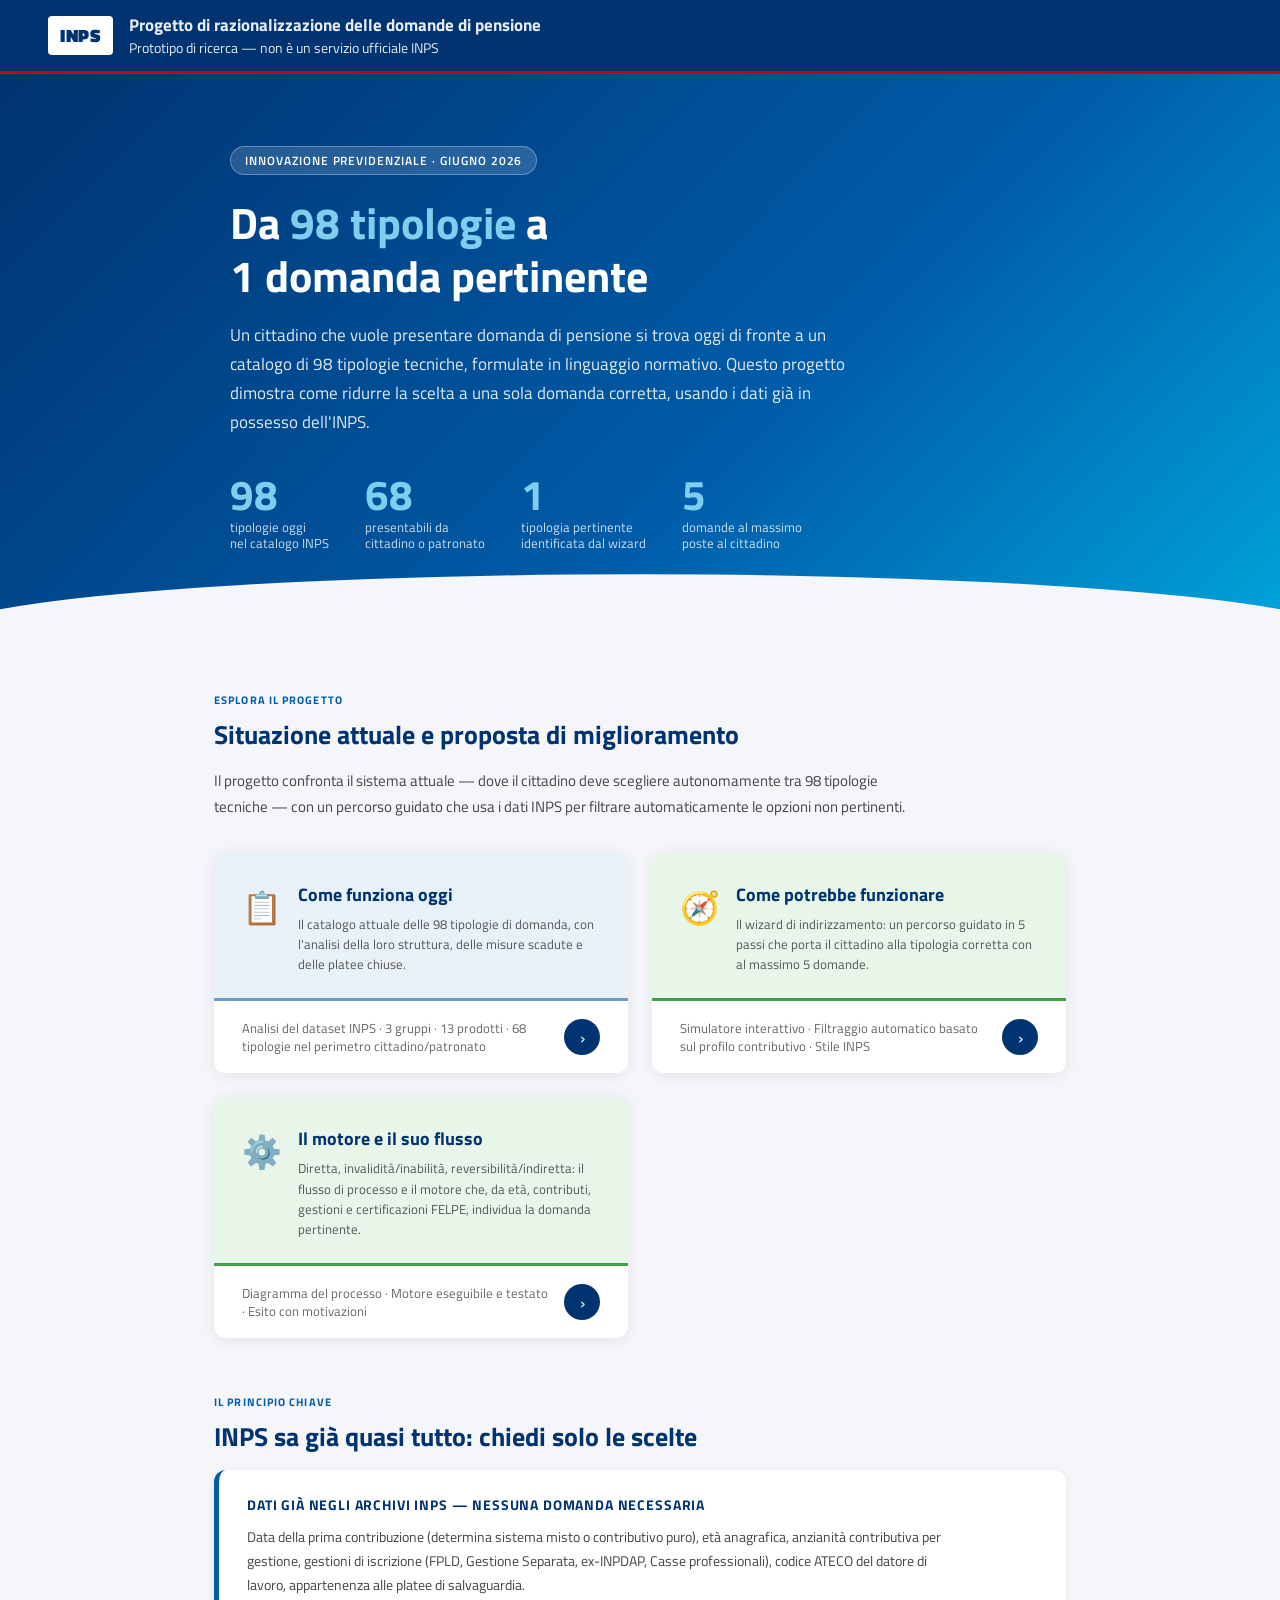
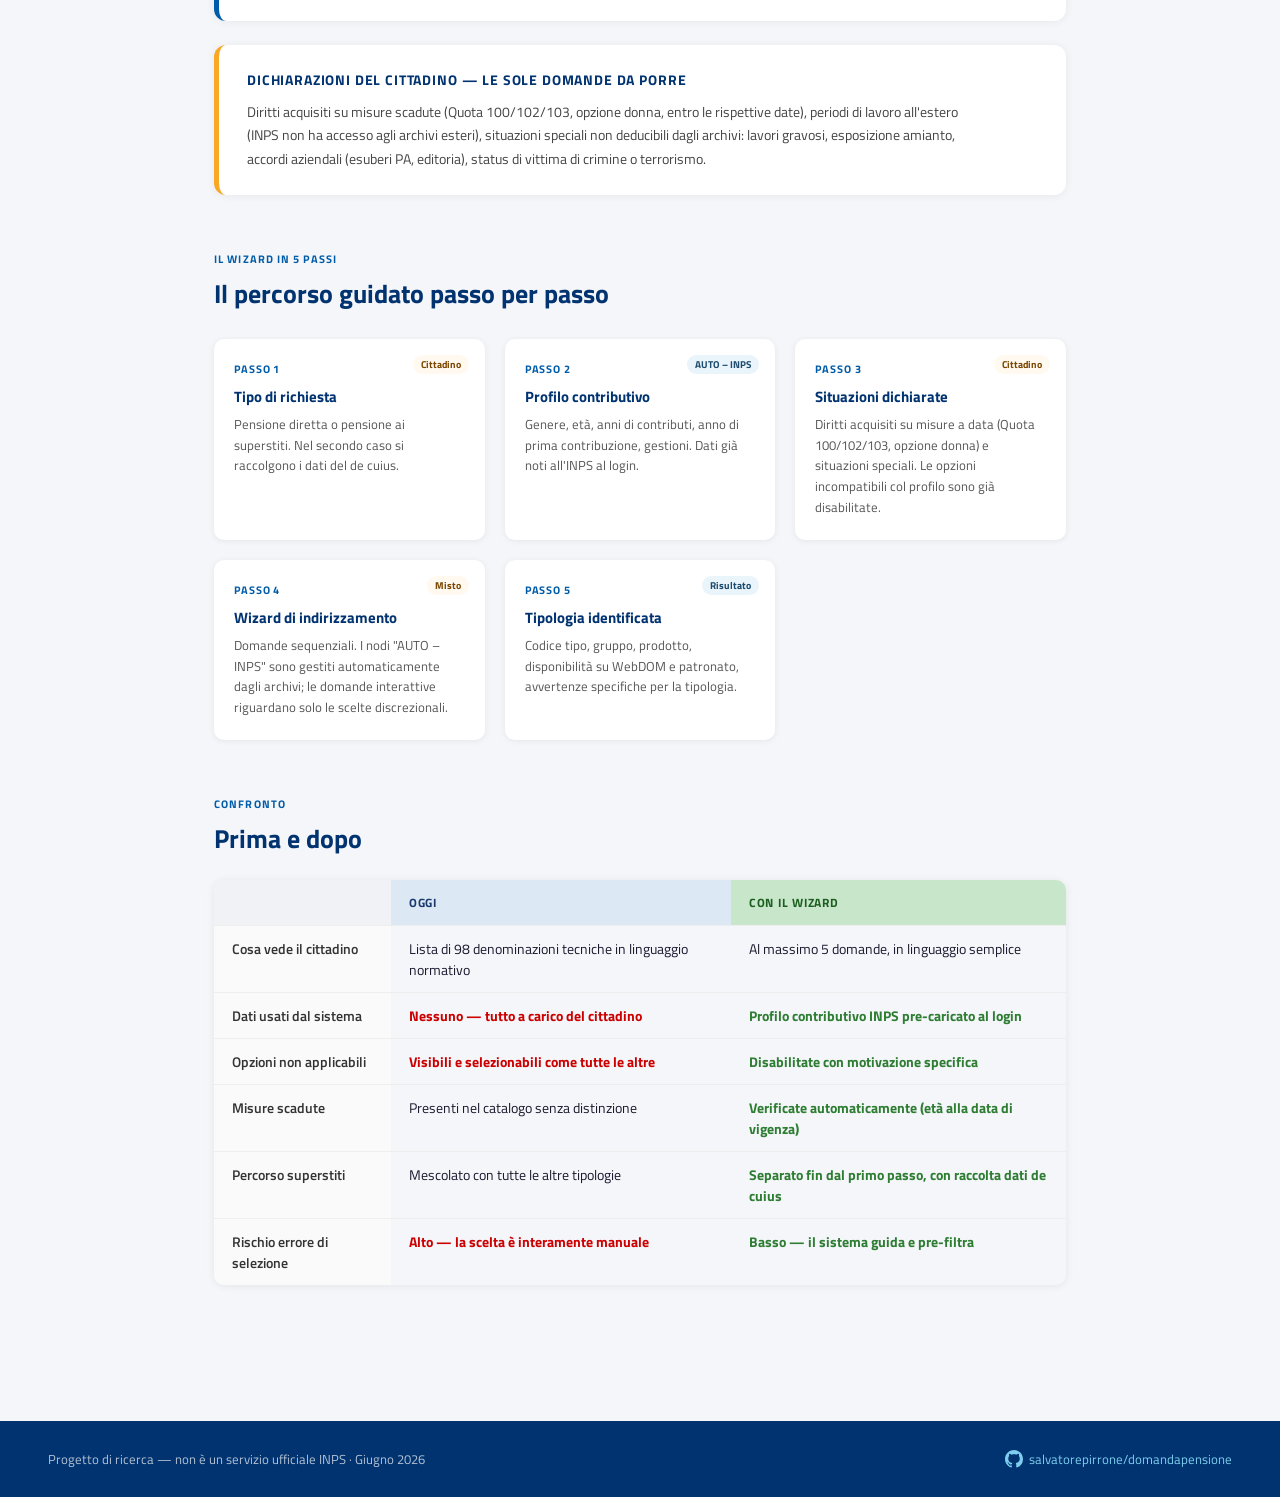
<file: index.html>
<!DOCTYPE html>
<html lang="it">
<head>
<meta charset="UTF-8">
<meta name="viewport" content="width=device-width, initial-scale=1.0">
<title>Domanda di Pensione INPS — Progetto di razionalizzazione</title>
<style>
@import url('https://fonts.googleapis.com/css2?family=Titillium+Web:wght@300;400;600;700&display=swap');

*, *::before, *::after { box-sizing: border-box; margin: 0; padding: 0; }
html { font-size: 16px; scroll-behavior: smooth; }
body {
  font-family: 'Titillium Web', 'Segoe UI', Arial, sans-serif;
  background: #f4f6fa;
  color: #1a1a2e;
  min-height: 100vh;
}

/* ── HEADER ── */
.site-header {
  background: #003370;
  color: white;
  padding: 0;
}
.header-bar {
  display: flex; align-items: center; gap: 16px;
  padding: 14px 48px;
  border-bottom: 3px solid #CC0000;
}
.inps-badge {
  background: white; border-radius: 4px;
  padding: 6px 12px;
  font-weight: 900; font-size: 18px; color: #003370;
  letter-spacing: .04em;
}
.header-title { font-size: 14px; opacity: .9; line-height: 1.4; }
.header-title strong { display: block; font-size: 17px; }

/* ── HERO ── */
.hero {
  background: linear-gradient(135deg, #003370 0%, #005CA9 60%, #00A3DA 100%);
  color: white;
  padding: 72px 48px 80px;
  position: relative;
  overflow: hidden;
}
.hero::after {
  content: '';
  position: absolute; bottom: -2px; left: 0; right: 0; height: 60px;
  background: #f4f6fa;
  clip-path: ellipse(55% 100% at 50% 100%);
}
.hero-inner { max-width: 820px; margin: 0 auto; }
.hero-tag {
  display: inline-block;
  background: rgba(255,255,255,.15);
  border: 1px solid rgba(255,255,255,.3);
  border-radius: 20px;
  padding: 4px 14px;
  font-size: 12px; font-weight: 600;
  letter-spacing: .08em; text-transform: uppercase;
  margin-bottom: 22px;
}
.hero h1 {
  font-size: clamp(28px, 4vw, 44px);
  font-weight: 700; line-height: 1.2;
  margin-bottom: 18px;
}
.hero h1 span { color: #7ECFEF; }
.hero p {
  font-size: 17px; line-height: 1.7;
  opacity: .88; max-width: 640px;
  margin-bottom: 36px;
}
.hero-stats {
  display: flex; gap: 36px; flex-wrap: wrap;
}
.stat { }
.stat .n {
  font-size: 42px; font-weight: 700; line-height: 1;
  color: #7ECFEF;
}
.stat .l {
  font-size: 13px; opacity: .8; margin-top: 4px; line-height: 1.3;
}

/* ── MAIN ── */
.main { max-width: 900px; margin: 0 auto; padding: 60px 24px 80px; }

/* ── SECTION ── */
.section { margin-bottom: 56px; }
.section-eyebrow {
  font-size: 11px; font-weight: 700;
  text-transform: uppercase; letter-spacing: .1em;
  color: #005CA9; margin-bottom: 10px;
}
.section h2 {
  font-size: 26px; font-weight: 700; color: #003370;
  margin-bottom: 16px; line-height: 1.3;
}
.section p {
  font-size: 15px; color: #444; line-height: 1.75;
  max-width: 720px; margin-bottom: 16px;
}

/* ── CARDS ── */
.cards {
  display: grid; grid-template-columns: 1fr 1fr; gap: 24px;
  margin-top: 32px;
}
@media(max-width: 600px) { .cards { grid-template-columns: 1fr; } }

.card {
  border-radius: 12px;
  overflow: hidden;
  box-shadow: 0 2px 16px rgba(0,0,0,.08);
  transition: transform .2s, box-shadow .2s;
  text-decoration: none; color: inherit;
  display: flex; flex-direction: column;
}
.card:hover {
  transform: translateY(-4px);
  box-shadow: 0 8px 32px rgba(0,0,0,.14);
}
.card-head {
  padding: 28px 28px 24px;
  display: flex; align-items: flex-start; gap: 16px;
}
.card-head.oggi  { background: #E8F0F8; border-bottom: 3px solid #7099C5; }
.card-head.nuovo { background: #E8F5E9; border-bottom: 3px solid #43A047; }
.card-icon {
  font-size: 32px; flex-shrink: 0; margin-top: 2px;
}
.card-head-text {}
.card-head h3 {
  font-size: 18px; font-weight: 700;
  color: #003370; margin-bottom: 6px;
}
.card-head p {
  font-size: 13px; color: #555; line-height: 1.55; margin-bottom: 0;
}
.card-foot {
  background: white; padding: 18px 28px;
  display: flex; align-items: center; justify-content: space-between;
  flex: 1;
}
.card-foot span {
  font-size: 13px; color: #666; line-height: 1.4; flex: 1;
}
.card-arrow {
  width: 36px; height: 36px; border-radius: 50%;
  background: #003370; color: white;
  display: flex; align-items: center; justify-content: center;
  font-size: 18px; flex-shrink: 0; margin-left: 12px;
  transition: background .15s;
}
.card:hover .card-arrow { background: #005CA9; }

/* ── PRINCIPLE BOX ── */
.principle-box {
  background: white; border-radius: 12px;
  border-left: 5px solid #005CA9;
  padding: 24px 28px;
  box-shadow: 0 1px 8px rgba(0,0,0,.06);
  margin-bottom: 24px;
}
.principle-box h4 {
  font-size: 14px; font-weight: 700; color: #003370;
  text-transform: uppercase; letter-spacing: .06em;
  margin-bottom: 10px;
}
.principle-box p {
  font-size: 14px; color: #444; line-height: 1.7; margin-bottom: 0;
}

/* ── STEPS ── */
.steps-grid {
  display: grid; grid-template-columns: repeat(3, 1fr); gap: 20px;
  margin-top: 28px;
}
@media(max-width:640px){ .steps-grid{ grid-template-columns:1fr; } }
.step-card {
  background: white; border-radius: 10px;
  padding: 22px 20px;
  box-shadow: 0 1px 6px rgba(0,0,0,.07);
  position: relative;
}
.step-n {
  font-size: 11px; font-weight: 700; letter-spacing: .08em;
  color: #005CA9; text-transform: uppercase;
  margin-bottom: 8px;
}
.step-card h4 { font-size: 15px; font-weight: 700; color: #003370; margin-bottom: 6px; }
.step-card p  { font-size: 13px; color: #555; line-height: 1.6; margin-bottom: 0; }
.step-badge {
  position: absolute; top: 16px; right: 16px;
  font-size: 10px; font-weight: 700; padding: 2px 8px;
  border-radius: 10px;
}
.step-badge.inps  { background: #EAF4FB; color: #1a4a6e; }
.step-badge.cit   { background: #FFF9F0; color: #7B4700; }

/* ── COMPARISON TABLE ── */
.cmp-table {
  width: 100%; border-collapse: collapse; margin-top: 24px;
  border-radius: 10px; overflow: hidden;
  box-shadow: 0 1px 8px rgba(0,0,0,.07);
  font-size: 14px;
}
.cmp-table th {
  padding: 13px 18px; text-align: left;
  font-size: 12px; font-weight: 700;
  text-transform: uppercase; letter-spacing: .06em;
}
.cmp-table th:first-child { background: #f0f2f5; color: #555; }
.cmp-table th.oggi  { background: #dde8f5; color: #1a3a6e; }
.cmp-table th.nuovo { background: #c8e6c9; color: #1b5e20; }
.cmp-table td { padding: 12px 18px; border-top: 1px solid #eee; vertical-align: top; }
.cmp-table td:first-child { font-weight: 600; color: #333; background: #fafafa; }
.cmp-table tr:hover td { background-color: #f8f9ff; }
.cmp-table tr:hover td:first-child { background: #f0f2f5; }
.badge-no  { color: #CC0000; font-weight: 700; }
.badge-yes { color: #2e7d32; font-weight: 700; }

/* ── FOOTER ── */
.site-footer {
  background: #003370; color: rgba(255,255,255,.7);
  padding: 28px 48px; font-size: 13px;
  display: flex; align-items: center; justify-content: space-between;
  flex-wrap: wrap; gap: 12px;
}
.site-footer a {
  color: #7ECFEF; text-decoration: none;
  display: inline-flex; align-items: center; gap: 6px;
}
.site-footer a:hover { color: white; }
.gh-icon { width: 18px; height: 18px; fill: currentColor; }
</style>
</head>
<body>

<header class="site-header">
  <div class="header-bar">
    <span class="inps-badge">INPS</span>
    <div class="header-title">
      <strong>Progetto di razionalizzazione delle domande di pensione</strong>
      Prototipo di ricerca — non è un servizio ufficiale INPS
    </div>
  </div>
</header>

<section class="hero">
  <div class="hero-inner">
    <span class="hero-tag">Innovazione previdenziale · Giugno 2026</span>
    <h1>Da <span>98 tipologie</span> a<br>1 domanda pertinente</h1>
    <p>Un cittadino che vuole presentare domanda di pensione si trova oggi di fronte a un catalogo di 98 tipologie tecniche, formulate in linguaggio normativo. Questo progetto dimostra come ridurre la scelta a una sola domanda corretta, usando i dati già in possesso dell'INPS.</p>
    <div class="hero-stats">
      <div class="stat"><div class="n">98</div><div class="l">tipologie oggi<br>nel catalogo INPS</div></div>
      <div class="stat"><div class="n">68</div><div class="l">presentabili da<br>cittadino o patronato</div></div>
      <div class="stat"><div class="n">1</div><div class="l">tipologia pertinente<br>identificata dal wizard</div></div>
      <div class="stat"><div class="n">5</div><div class="l">domande al massimo<br>poste al cittadino</div></div>
    </div>
  </div>
</section>

<main class="main">

  <!-- ── ESPLORA ── -->
  <section class="section">
    <div class="section-eyebrow">Esplora il progetto</div>
    <h2>Situazione attuale e proposta di miglioramento</h2>
    <p>Il progetto confronta il sistema attuale — dove il cittadino deve scegliere autonomamente tra 98 tipologie tecniche — con un percorso guidato che usa i dati INPS per filtrare automaticamente le opzioni non pertinenti.</p>

    <div class="cards">
      <a class="card" href="oggi.html">
        <div class="card-head oggi">
          <span class="card-icon">📋</span>
          <div class="card-head-text">
            <h3>Come funziona oggi</h3>
            <p>Il catalogo attuale delle 98 tipologie di domanda, con l'analisi della loro struttura, delle misure scadute e delle platee chiuse.</p>
          </div>
        </div>
        <div class="card-foot">
          <span>Analisi del dataset INPS · 3 gruppi · 13 prodotti · 68 tipologie nel perimetro cittadino/patronato</span>
          <div class="card-arrow">›</div>
        </div>
      </a>

      <a class="card" href="simulatore.html">
        <div class="card-head nuovo">
          <span class="card-icon">🧭</span>
          <div class="card-head-text">
            <h3>Come potrebbe funzionare</h3>
            <p>Il wizard di indirizzamento: un percorso guidato in 5 passi che porta il cittadino alla tipologia corretta con al massimo 5 domande.</p>
          </div>
        </div>
        <div class="card-foot">
          <span>Simulatore interattivo · Filtraggio automatico basato sul profilo contributivo · Stile INPS</span>
          <div class="card-arrow">›</div>
        </div>
      </a>

      <a class="card" href="flusso.html">
        <div class="card-head nuovo">
          <span class="card-icon">⚙️</span>
          <div class="card-head-text">
            <h3>Il motore e il suo flusso</h3>
            <p>Diretta, invalidità/inabilità, reversibilità/indiretta: il flusso di processo e il motore che, da età, contributi, gestioni e certificazioni FELPE, individua la domanda pertinente.</p>
          </div>
        </div>
        <div class="card-foot">
          <span>Diagramma del processo · Motore eseguibile e testato · Esito con motivazioni</span>
          <div class="card-arrow">›</div>
        </div>
      </a>
    </div>
  </section>

  <!-- ── PRINCIPIO ── -->
  <section class="section">
    <div class="section-eyebrow">Il principio chiave</div>
    <h2>INPS sa già quasi tutto: chiedi solo le scelte</h2>

    <div class="principle-box">
      <h4>Dati già negli archivi INPS — nessuna domanda necessaria</h4>
      <p>Data della prima contribuzione (determina sistema misto o contributivo puro), età anagrafica, anzianità contributiva per gestione, gestioni di iscrizione (FPLD, Gestione Separata, ex-INPDAP, Casse professionali), codice ATECO del datore di lavoro, appartenenza alle platee di salvaguardia.</p>
    </div>

    <div class="principle-box" style="border-color: #F9A825;">
      <h4>Dichiarazioni del cittadino — le sole domande da porre</h4>
      <p>Diritti acquisiti su misure scadute (Quota 100/102/103, opzione donna, entro le rispettive date), periodi di lavoro all'estero (INPS non ha accesso agli archivi esteri), situazioni speciali non deducibili dagli archivi: lavori gravosi, esposizione amianto, accordi aziendali (esuberi PA, editoria), status di vittima di crimine o terrorismo.</p>
    </div>
  </section>

  <!-- ── COME FUNZIONA IL WIZARD ── -->
  <section class="section">
    <div class="section-eyebrow">Il wizard in 5 passi</div>
    <h2>Il percorso guidato passo per passo</h2>
    <div class="steps-grid">
      <div class="step-card">
        <div class="step-n">Passo 1</div>
        <h4>Tipo di richiesta</h4>
        <p>Pensione diretta o pensione ai superstiti. Nel secondo caso si raccolgono i dati del de cuius.</p>
        <span class="step-badge cit">Cittadino</span>
      </div>
      <div class="step-card">
        <div class="step-n">Passo 2</div>
        <h4>Profilo contributivo</h4>
        <p>Genere, età, anni di contributi, anno di prima contribuzione, gestioni. Dati già noti all'INPS al login.</p>
        <span class="step-badge inps">AUTO – INPS</span>
      </div>
      <div class="step-card">
        <div class="step-n">Passo 3</div>
        <h4>Situazioni dichiarate</h4>
        <p>Diritti acquisiti su misure a data (Quota 100/102/103, opzione donna) e situazioni speciali. Le opzioni incompatibili col profilo sono già disabilitate.</p>
        <span class="step-badge cit">Cittadino</span>
      </div>
      <div class="step-card">
        <div class="step-n">Passo 4</div>
        <h4>Wizard di indirizzamento</h4>
        <p>Domande sequenziali. I nodi "AUTO – INPS" sono gestiti automaticamente dagli archivi; le domande interattive riguardano solo le scelte discrezionali.</p>
        <span class="step-badge cit">Misto</span>
      </div>
      <div class="step-card">
        <div class="step-n">Passo 5</div>
        <h4>Tipologia identificata</h4>
        <p>Codice tipo, gruppo, prodotto, disponibilità su WebDOM e patronato, avvertenze specifiche per la tipologia.</p>
        <span class="step-badge inps">Risultato</span>
      </div>
    </div>
  </section>

  <!-- ── CONFRONTO ── -->
  <section class="section">
    <div class="section-eyebrow">Confronto</div>
    <h2>Prima e dopo</h2>
    <table class="cmp-table">
      <thead>
        <tr>
          <th></th>
          <th class="oggi">Oggi</th>
          <th class="nuovo">Con il wizard</th>
        </tr>
      </thead>
      <tbody>
        <tr>
          <td>Cosa vede il cittadino</td>
          <td>Lista di 98 denominazioni tecniche in linguaggio normativo</td>
          <td>Al massimo 5 domande, in linguaggio semplice</td>
        </tr>
        <tr>
          <td>Dati usati dal sistema</td>
          <td class="badge-no">Nessuno — tutto a carico del cittadino</td>
          <td class="badge-yes">Profilo contributivo INPS pre-caricato al login</td>
        </tr>
        <tr>
          <td>Opzioni non applicabili</td>
          <td class="badge-no">Visibili e selezionabili come tutte le altre</td>
          <td class="badge-yes">Disabilitate con motivazione specifica</td>
        </tr>
        <tr>
          <td>Misure scadute</td>
          <td>Presenti nel catalogo senza distinzione</td>
          <td class="badge-yes">Verificate automaticamente (età alla data di vigenza)</td>
        </tr>
        <tr>
          <td>Percorso superstiti</td>
          <td>Mescolato con tutte le altre tipologie</td>
          <td class="badge-yes">Separato fin dal primo passo, con raccolta dati de cuius</td>
        </tr>
        <tr>
          <td>Rischio errore di selezione</td>
          <td class="badge-no">Alto — la scelta è interamente manuale</td>
          <td class="badge-yes">Basso — il sistema guida e pre-filtra</td>
        </tr>
      </tbody>
    </table>
  </section>

</main>

<footer class="site-footer">
  <span>Progetto di ricerca — non è un servizio ufficiale INPS · Giugno 2026</span>
  <a href="https://github.com/salvatorepirrone/domandapensione" target="_blank">
    <svg class="gh-icon" viewBox="0 0 16 16">
      <path d="M8 0C3.58 0 0 3.58 0 8c0 3.54 2.29 6.53 5.47 7.59.4.07.55-.17.55-.38 0-.19-.01-.82-.01-1.49-2.01.37-2.53-.49-2.69-.94-.09-.23-.48-.94-.82-1.13-.28-.15-.68-.52-.01-.53.63-.01 1.08.58 1.23.82.72 1.21 1.87.87 2.33.66.07-.52.28-.87.51-1.07-1.78-.2-3.64-.89-3.64-3.95 0-.87.31-1.59.82-2.15-.08-.2-.36-1.02.08-2.12 0 0 .67-.21 2.2.82.64-.18 1.32-.27 2-.27.68 0 1.36.09 2 .27 1.53-1.04 2.2-.82 2.2-.82.44 1.1.16 1.92.08 2.12.51.56.82 1.27.82 2.15 0 3.07-1.87 3.75-3.65 3.95.29.25.54.73.54 1.48 0 1.07-.01 1.93-.01 2.2 0 .21.15.46.55.38A8.013 8.013 0 0016 8c0-4.42-3.58-8-8-8z"/>
    </svg>
    salvatorepirrone/domandapensione
  </a>
</footer>

</body>
</html>
</file>
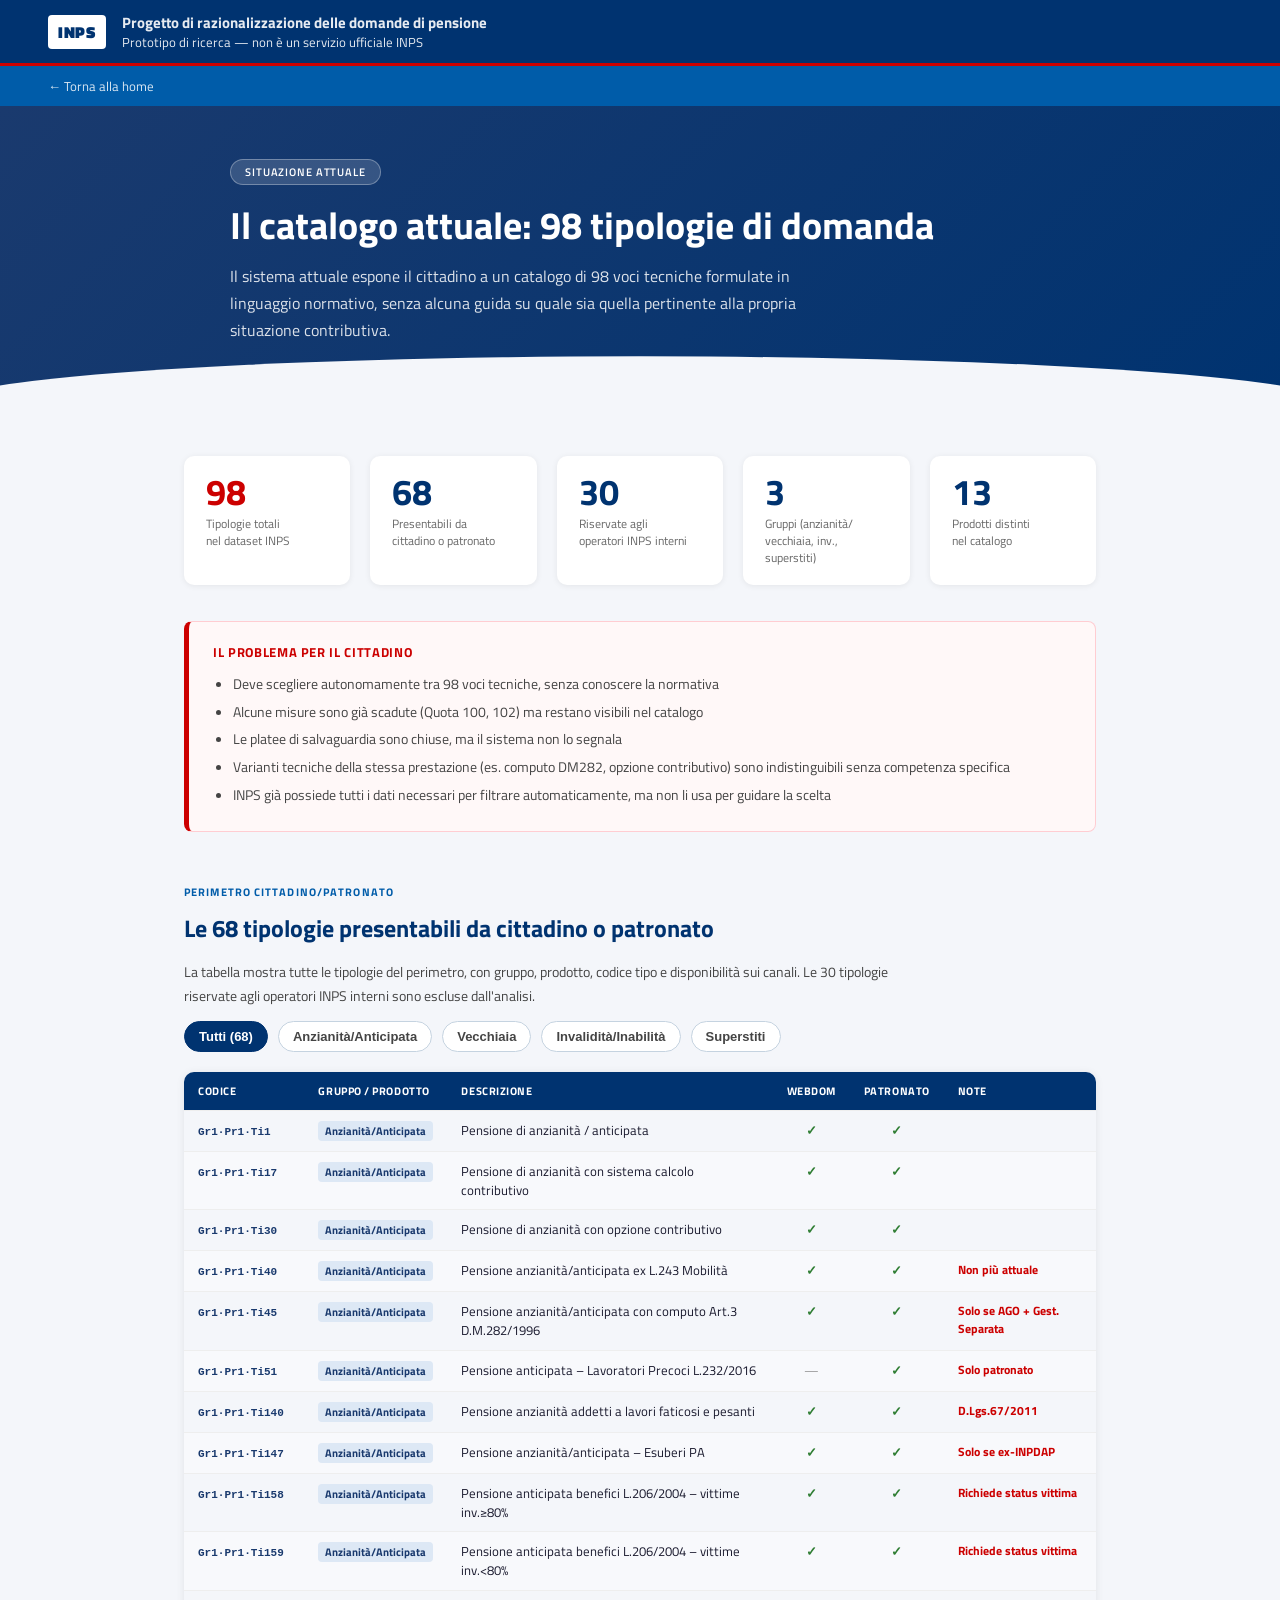
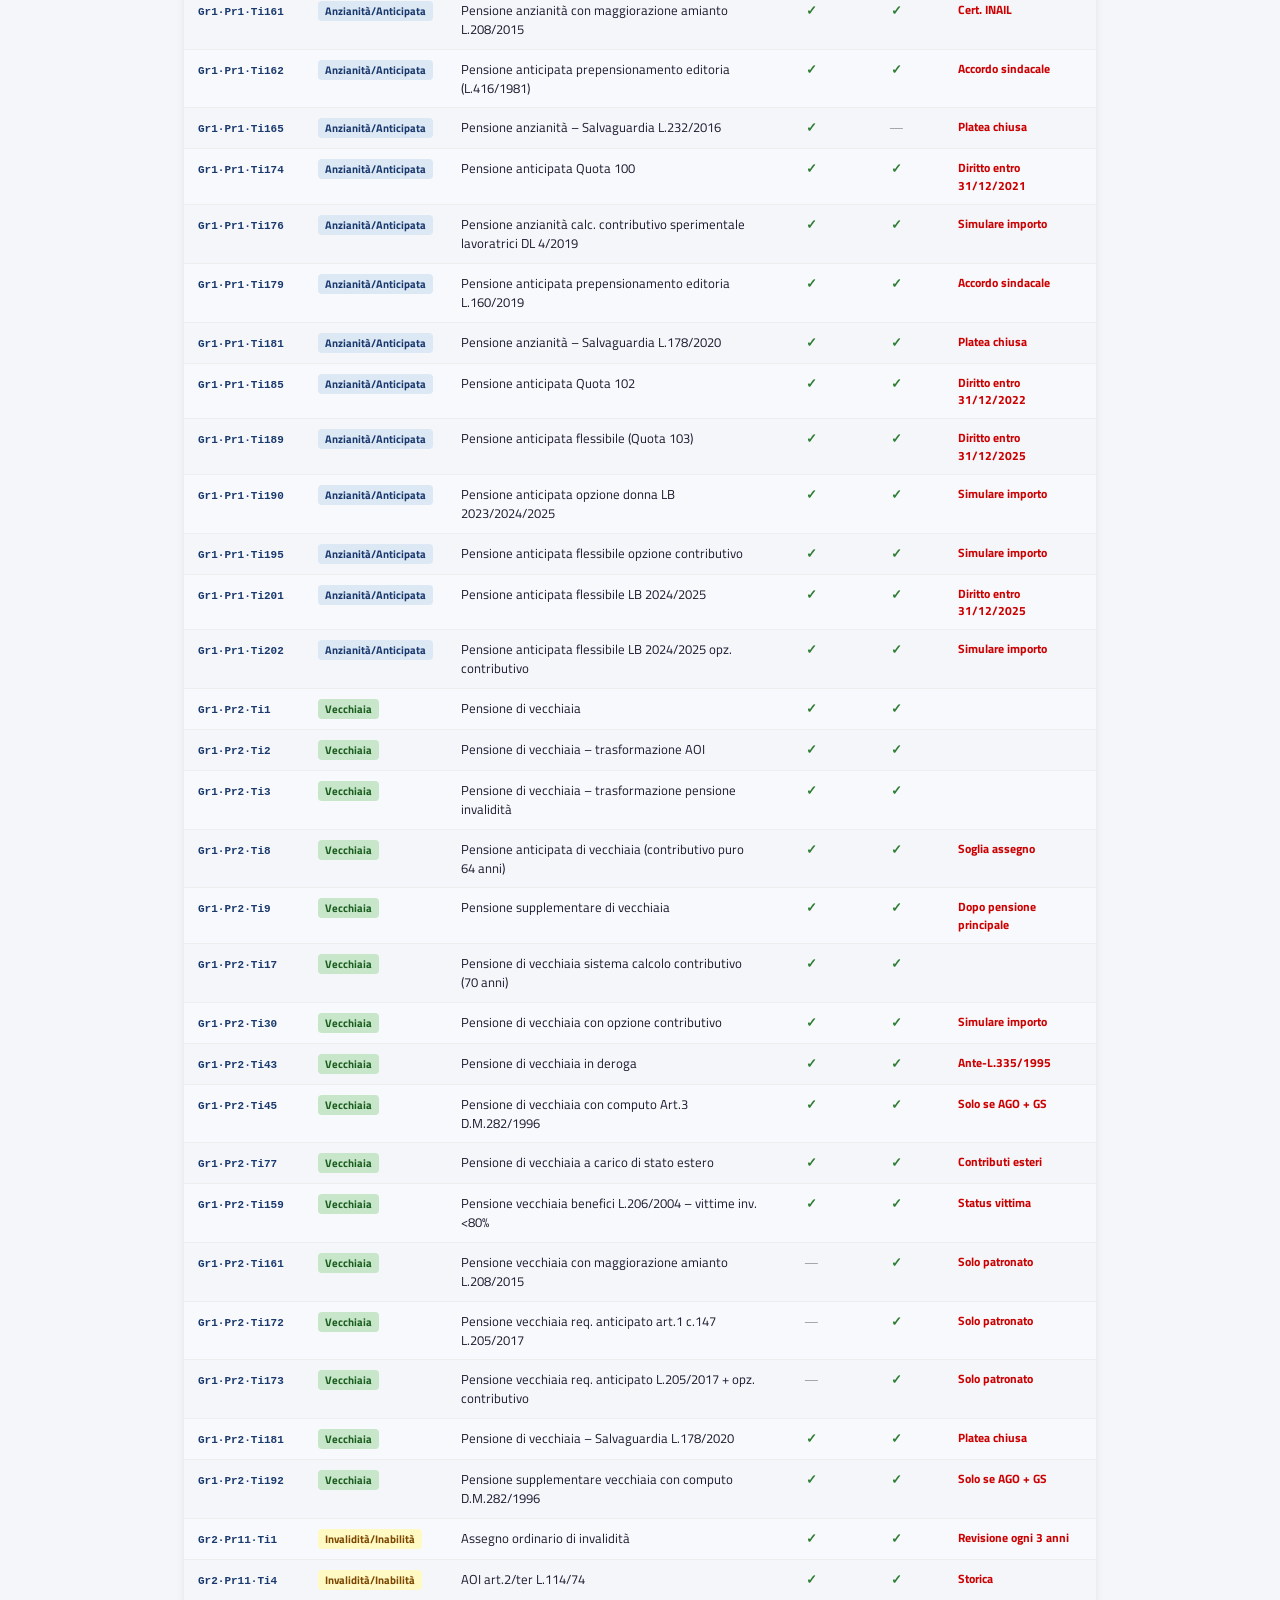
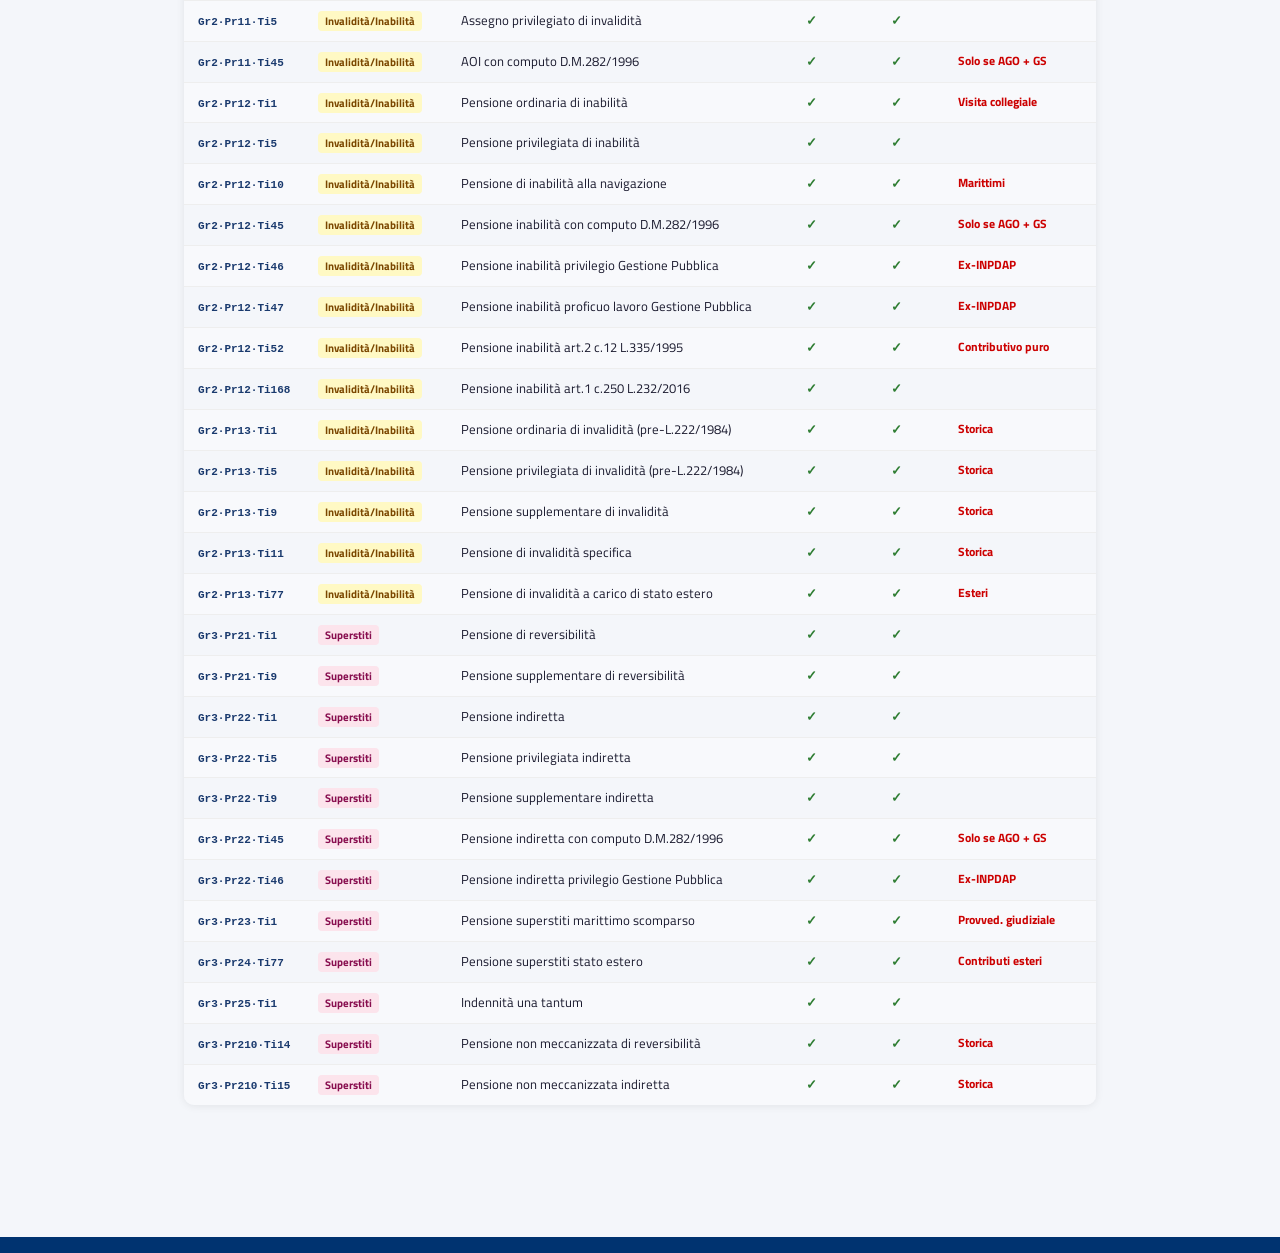
<file: oggi.html>
<!DOCTYPE html>
<html lang="it">
<head>
<meta charset="UTF-8">
<meta name="viewport" content="width=device-width, initial-scale=1.0">
<title>Situazione attuale — Domande di Pensione INPS</title>
<style>
@import url('https://fonts.googleapis.com/css2?family=Titillium+Web:wght@300;400;600;700&display=swap');
*,*::before,*::after{box-sizing:border-box;margin:0;padding:0}
html{font-size:16px;scroll-behavior:smooth}
body{font-family:'Titillium Web','Segoe UI',Arial,sans-serif;background:#f4f6fa;color:#1a1a2e;min-height:100vh}
.site-header{background:#003370}
.header-bar{display:flex;align-items:center;gap:16px;padding:12px 48px;border-bottom:3px solid #CC0000}
.inps-badge{background:white;border-radius:4px;padding:5px 10px;font-weight:900;font-size:16px;color:#003370;letter-spacing:.04em}
.header-title{font-size:13px;opacity:.9;line-height:1.4;color:white}
.header-title strong{display:block;font-size:15px}
.nav-back{background:#005CA9;padding:10px 48px;display:flex;align-items:center;gap:8px}
.nav-back a{color:rgba(255,255,255,.85);text-decoration:none;font-size:13px;display:flex;align-items:center;gap:6px}
.nav-back a:hover{color:white}
.hero{background:linear-gradient(135deg,#1a3a6e 0%,#003370 100%);color:white;padding:52px 48px 60px;position:relative;overflow:hidden}
.hero::after{content:'';position:absolute;bottom:-2px;left:0;right:0;height:50px;background:#f4f6fa;clip-path:ellipse(55% 100% at 50% 100%)}
.hero-inner{max-width:820px;margin:0 auto}
.hero-tag{display:inline-block;background:rgba(255,255,255,.15);border:1px solid rgba(255,255,255,.3);border-radius:20px;padding:4px 14px;font-size:11px;font-weight:600;letter-spacing:.08em;text-transform:uppercase;margin-bottom:18px}
.hero h1{font-size:clamp(24px,3.5vw,38px);font-weight:700;line-height:1.2;margin-bottom:14px}
.hero p{font-size:16px;line-height:1.7;opacity:.85;max-width:620px}
.main{max-width:960px;margin:0 auto;padding:52px 24px 80px}
.section{margin-bottom:52px}
.section-eyebrow{font-size:11px;font-weight:700;text-transform:uppercase;letter-spacing:.1em;color:#005CA9;margin-bottom:10px}
.section h2{font-size:24px;font-weight:700;color:#003370;margin-bottom:14px}
.section p{font-size:14px;color:#444;line-height:1.75;max-width:720px;margin-bottom:12px}

/* STATS ROW */
.stats-row{display:flex;gap:20px;flex-wrap:wrap;margin-bottom:36px}
.stat-box{background:white;border-radius:10px;padding:18px 22px;flex:1;min-width:150px;box-shadow:0 1px 6px rgba(0,0,0,.07)}
.stat-box .n{font-size:36px;font-weight:700;color:#003370;line-height:1}
.stat-box .l{font-size:12px;color:#666;margin-top:6px;line-height:1.4}
.stat-box.accent .n{color:#CC0000}

/* PROBLEMA BOX */
.problema{background:#FFF8F8;border:1px solid #ffcdd2;border-left:5px solid #CC0000;border-radius:8px;padding:20px 24px;margin-bottom:28px}
.problema h4{font-size:13px;font-weight:700;text-transform:uppercase;letter-spacing:.05em;color:#CC0000;margin-bottom:10px}
.problema ul{padding-left:20px}
.problema li{font-size:14px;color:#444;line-height:1.7;margin-bottom:4px}

/* TABLE */
.tbl-wrap{overflow-x:auto;border-radius:10px;box-shadow:0 1px 8px rgba(0,0,0,.08);margin-top:20px}
table{width:100%;border-collapse:collapse;font-size:13px}
thead th{padding:11px 14px;text-align:left;font-size:11px;font-weight:700;text-transform:uppercase;letter-spacing:.05em;background:#003370;color:white;white-space:nowrap}
tbody tr:nth-child(even) td{background:#f8f9fc}
tbody tr:hover td{background:#eef2ff}
td{padding:10px 14px;border-top:1px solid #eee;vertical-align:top;line-height:1.45}
td:first-child{font-weight:600;color:#1a3a6e;white-space:nowrap}
.tag-gr1a{background:#dde8f5;color:#1a3a6e;border-radius:4px;padding:2px 7px;font-size:11px;font-weight:700;white-space:nowrap}
.tag-gr1v{background:#c8e6c9;color:#1b5e20;border-radius:4px;padding:2px 7px;font-size:11px;font-weight:700;white-space:nowrap}
.tag-gr2{background:#fff9c4;color:#7B4700;border-radius:4px;padding:2px 7px;font-size:11px;font-weight:700;white-space:nowrap}
.tag-gr3{background:#fce4ec;color:#880e4f;border-radius:4px;padding:2px 7px;font-size:11px;font-weight:700;white-space:nowrap}
.ok{color:#2e7d32;font-weight:700}
.no{color:#999}
.warn{color:#CC0000;font-weight:700}

/* FILTERS */
.filters{display:flex;gap:10px;flex-wrap:wrap;margin-bottom:16px}
.filter-btn{padding:7px 14px;border:1.5px solid #C5D3E0;border-radius:20px;font-size:13px;font-weight:600;cursor:pointer;background:white;color:#444;transition:all .15s}
.filter-btn:hover{border-color:#005CA9;color:#005CA9}
.filter-btn.active{background:#003370;color:white;border-color:#003370}

.site-footer{background:#003370;color:rgba(255,255,255,.7);padding:20px 48px;font-size:13px;display:flex;align-items:center;justify-content:space-between;flex-wrap:wrap;gap:12px}
.site-footer a{color:#7ECFEF;text-decoration:none}
</style>
</head>
<body>

<header class="site-header">
  <div class="header-bar">
    <span class="inps-badge">INPS</span>
    <div class="header-title">
      <strong>Progetto di razionalizzazione delle domande di pensione</strong>
      Prototipo di ricerca — non è un servizio ufficiale INPS
    </div>
  </div>
  <div class="nav-back">
    <a href="index.html">← Torna alla home</a>
  </div>
</header>

<section class="hero">
  <div class="hero-inner">
    <span class="hero-tag">Situazione attuale</span>
    <h1>Il catalogo attuale: 98 tipologie di domanda</h1>
    <p>Il sistema attuale espone il cittadino a un catalogo di 98 voci tecniche formulate in linguaggio normativo, senza alcuna guida su quale sia quella pertinente alla propria situazione contributiva.</p>
  </div>
</section>

<main class="main">

  <section class="section">
    <div class="stats-row">
      <div class="stat-box accent"><div class="n">98</div><div class="l">Tipologie totali<br>nel dataset INPS</div></div>
      <div class="stat-box"><div class="n">68</div><div class="l">Presentabili da<br>cittadino o patronato</div></div>
      <div class="stat-box"><div class="n">30</div><div class="l">Riservate agli<br>operatori INPS interni</div></div>
      <div class="stat-box"><div class="n">3</div><div class="l">Gruppi (anzianità/<br>vecchiaia, inv., superstiti)</div></div>
      <div class="stat-box"><div class="n">13</div><div class="l">Prodotti distinti<br>nel catalogo</div></div>
    </div>

    <div class="problema">
      <h4>Il problema per il cittadino</h4>
      <ul>
        <li>Deve scegliere autonomamente tra 98 voci tecniche, senza conoscere la normativa</li>
        <li>Alcune misure sono già scadute (Quota 100, 102) ma restano visibili nel catalogo</li>
        <li>Le platee di salvaguardia sono chiuse, ma il sistema non lo segnala</li>
        <li>Varianti tecniche della stessa prestazione (es. computo DM282, opzione contributivo) sono indistinguibili senza competenza specifica</li>
        <li>INPS già possiede tutti i dati necessari per filtrare automaticamente, ma non li usa per guidare la scelta</li>
      </ul>
    </div>
  </section>

  <section class="section">
    <div class="section-eyebrow">Perimetro cittadino/patronato</div>
    <h2>Le 68 tipologie presentabili da cittadino o patronato</h2>
    <p>La tabella mostra tutte le tipologie del perimetro, con gruppo, prodotto, codice tipo e disponibilità sui canali. Le 30 tipologie riservate agli operatori INPS interni sono escluse dall'analisi.</p>

    <div class="filters">
      <button class="filter-btn active" onclick="filterTable('all',this)">Tutti (68)</button>
      <button class="filter-btn" onclick="filterTable('gr1a',this)">Anzianità/Anticipata</button>
      <button class="filter-btn" onclick="filterTable('gr1v',this)">Vecchiaia</button>
      <button class="filter-btn" onclick="filterTable('gr2',this)">Invalidità/Inabilità</button>
      <button class="filter-btn" onclick="filterTable('gr3',this)">Superstiti</button>
    </div>

    <div class="tbl-wrap">
      <table id="mainTable">
        <thead>
          <tr>
            <th>Codice</th>
            <th>Gruppo / Prodotto</th>
            <th>Descrizione</th>
            <th>WebDOM</th>
            <th>Patronato</th>
            <th>Note</th>
          </tr>
        </thead>
        <tbody id="tbody">
        </tbody>
      </table>
    </div>
  </section>

</main>

<footer class="site-footer">
  <span>Prototipo di ricerca — non è un servizio ufficiale INPS · Giugno 2026</span>
  <a href="index.html">← Home del progetto</a>
</footer>

<script>
const rows = [
  // [codice, gruppo_tag, classe, prodotto, descrizione, web, pat, note]
  ["Gr1·Pr1·Ti1",   "gr1a","Anzianità/Anticipata","Pr1 – Anzianità/anticipata","Pensione di anzianità / anticipata","✓","✓",""],
  ["Gr1·Pr1·Ti17",  "gr1a","Anzianità/Anticipata","Pr1","Pensione di anzianità con sistema calcolo contributivo","✓","✓",""],
  ["Gr1·Pr1·Ti30",  "gr1a","Anzianità/Anticipata","Pr1","Pensione di anzianità con opzione contributivo","✓","✓",""],
  ["Gr1·Pr1·Ti40",  "gr1a","Anzianità/Anticipata","Pr1","Pensione anzianità/anticipata ex L.243 Mobilità","✓","✓","Non più attuale"],
  ["Gr1·Pr1·Ti45",  "gr1a","Anzianità/Anticipata","Pr1","Pensione anzianità/anticipata con computo Art.3 D.M.282/1996","✓","✓","Solo se AGO + Gest. Separata"],
  ["Gr1·Pr1·Ti51",  "gr1a","Anzianità/Anticipata","Pr1","Pensione anticipata – Lavoratori Precoci L.232/2016","—","✓","Solo patronato"],
  ["Gr1·Pr1·Ti140", "gr1a","Anzianità/Anticipata","Pr1","Pensione anzianità addetti a lavori faticosi e pesanti","✓","✓","D.Lgs.67/2011"],
  ["Gr1·Pr1·Ti147", "gr1a","Anzianità/Anticipata","Pr1","Pensione anzianità/anticipata – Esuberi PA","✓","✓","Solo se ex-INPDAP"],
  ["Gr1·Pr1·Ti158", "gr1a","Anzianità/Anticipata","Pr1","Pensione anticipata benefici L.206/2004 – vittime inv.≥80%","✓","✓","Richiede status vittima"],
  ["Gr1·Pr1·Ti159", "gr1a","Anzianità/Anticipata","Pr1","Pensione anticipata benefici L.206/2004 – vittime inv.<80%","✓","✓","Richiede status vittima"],
  ["Gr1·Pr1·Ti161", "gr1a","Anzianità/Anticipata","Pr1","Pensione anzianità con maggiorazione amianto L.208/2015","✓","✓","Cert. INAIL"],
  ["Gr1·Pr1·Ti162", "gr1a","Anzianità/Anticipata","Pr1","Pensione anticipata prepensionamento editoria (L.416/1981)","✓","✓","Accordo sindacale"],
  ["Gr1·Pr1·Ti165", "gr1a","Anzianità/Anticipata","Pr1","Pensione anzianità – Salvaguardia L.232/2016","✓","—","Platea chiusa"],
  ["Gr1·Pr1·Ti174", "gr1a","Anzianità/Anticipata","Pr1","Pensione anticipata Quota 100","✓","✓","Diritto entro 31/12/2021"],
  ["Gr1·Pr1·Ti176", "gr1a","Anzianità/Anticipata","Pr1","Pensione anzianità calc. contributivo sperimentale lavoratrici DL 4/2019","✓","✓","Simulare importo"],
  ["Gr1·Pr1·Ti179", "gr1a","Anzianità/Anticipata","Pr1","Pensione anticipata prepensionamento editoria L.160/2019","✓","✓","Accordo sindacale"],
  ["Gr1·Pr1·Ti181", "gr1a","Anzianità/Anticipata","Pr1","Pensione anzianità – Salvaguardia L.178/2020","✓","✓","Platea chiusa"],
  ["Gr1·Pr1·Ti185", "gr1a","Anzianità/Anticipata","Pr1","Pensione anticipata Quota 102","✓","✓","Diritto entro 31/12/2022"],
  ["Gr1·Pr1·Ti189", "gr1a","Anzianità/Anticipata","Pr1","Pensione anticipata flessibile (Quota 103)","✓","✓","Diritto entro 31/12/2025"],
  ["Gr1·Pr1·Ti190", "gr1a","Anzianità/Anticipata","Pr1","Pensione anticipata opzione donna LB 2023/2024/2025","✓","✓","Simulare importo"],
  ["Gr1·Pr1·Ti195", "gr1a","Anzianità/Anticipata","Pr1","Pensione anticipata flessibile opzione contributivo","✓","✓","Simulare importo"],
  ["Gr1·Pr1·Ti201", "gr1a","Anzianità/Anticipata","Pr1","Pensione anticipata flessibile LB 2024/2025","✓","✓","Diritto entro 31/12/2025"],
  ["Gr1·Pr1·Ti202", "gr1a","Anzianità/Anticipata","Pr1","Pensione anticipata flessibile LB 2024/2025 opz. contributivo","✓","✓","Simulare importo"],
  ["Gr1·Pr2·Ti1",   "gr1v","Vecchiaia","Pr2 – Vecchiaia","Pensione di vecchiaia","✓","✓",""],
  ["Gr1·Pr2·Ti2",   "gr1v","Vecchiaia","Pr2","Pensione di vecchiaia – trasformazione AOI","✓","✓",""],
  ["Gr1·Pr2·Ti3",   "gr1v","Vecchiaia","Pr2","Pensione di vecchiaia – trasformazione pensione invalidità","✓","✓",""],
  ["Gr1·Pr2·Ti8",   "gr1v","Vecchiaia","Pr2","Pensione anticipata di vecchiaia (contributivo puro 64 anni)","✓","✓","Soglia assegno"],
  ["Gr1·Pr2·Ti9",   "gr1v","Vecchiaia","Pr2","Pensione supplementare di vecchiaia","✓","✓","Dopo pensione principale"],
  ["Gr1·Pr2·Ti17",  "gr1v","Vecchiaia","Pr2","Pensione di vecchiaia sistema calcolo contributivo (70 anni)","✓","✓",""],
  ["Gr1·Pr2·Ti30",  "gr1v","Vecchiaia","Pr2","Pensione di vecchiaia con opzione contributivo","✓","✓","Simulare importo"],
  ["Gr1·Pr2·Ti43",  "gr1v","Vecchiaia","Pr2","Pensione di vecchiaia in deroga","✓","✓","Ante-L.335/1995"],
  ["Gr1·Pr2·Ti45",  "gr1v","Vecchiaia","Pr2","Pensione di vecchiaia con computo Art.3 D.M.282/1996","✓","✓","Solo se AGO + GS"],
  ["Gr1·Pr2·Ti77",  "gr1v","Vecchiaia","Pr2","Pensione di vecchiaia a carico di stato estero","✓","✓","Contributi esteri"],
  ["Gr1·Pr2·Ti159", "gr1v","Vecchiaia","Pr2","Pensione vecchiaia benefici L.206/2004 – vittime inv.<80%","✓","✓","Status vittima"],
  ["Gr1·Pr2·Ti161", "gr1v","Vecchiaia","Pr2","Pensione vecchiaia con maggiorazione amianto L.208/2015","—","✓","Solo patronato"],
  ["Gr1·Pr2·Ti172", "gr1v","Vecchiaia","Pr2","Pensione vecchiaia req. anticipato art.1 c.147 L.205/2017","—","✓","Solo patronato"],
  ["Gr1·Pr2·Ti173", "gr1v","Vecchiaia","Pr2","Pensione vecchiaia req. anticipato L.205/2017 + opz. contributivo","—","✓","Solo patronato"],
  ["Gr1·Pr2·Ti181", "gr1v","Vecchiaia","Pr2","Pensione di vecchiaia – Salvaguardia L.178/2020","✓","✓","Platea chiusa"],
  ["Gr1·Pr2·Ti192", "gr1v","Vecchiaia","Pr2","Pensione supplementare vecchiaia con computo D.M.282/1996","✓","✓","Solo se AGO + GS"],
  ["Gr2·Pr11·Ti1",  "gr2","Invalidità/Inabilità","Pr11 – Ass. ord. invalidità","Assegno ordinario di invalidità","✓","✓","Revisione ogni 3 anni"],
  ["Gr2·Pr11·Ti4",  "gr2","Invalidità/Inabilità","Pr11","AOI art.2/ter L.114/74","✓","✓","Storica"],
  ["Gr2·Pr11·Ti5",  "gr2","Invalidità/Inabilità","Pr11","Assegno privilegiato di invalidità","✓","✓",""],
  ["Gr2·Pr11·Ti45", "gr2","Invalidità/Inabilità","Pr11","AOI con computo D.M.282/1996","✓","✓","Solo se AGO + GS"],
  ["Gr2·Pr12·Ti1",  "gr2","Invalidità/Inabilità","Pr12 – Pensione inabilità","Pensione ordinaria di inabilità","✓","✓","Visita collegiale"],
  ["Gr2·Pr12·Ti5",  "gr2","Invalidità/Inabilità","Pr12","Pensione privilegiata di inabilità","✓","✓",""],
  ["Gr2·Pr12·Ti10", "gr2","Invalidità/Inabilità","Pr12","Pensione di inabilità alla navigazione","✓","✓","Marittimi"],
  ["Gr2·Pr12·Ti45", "gr2","Invalidità/Inabilità","Pr12","Pensione inabilità con computo D.M.282/1996","✓","✓","Solo se AGO + GS"],
  ["Gr2·Pr12·Ti46", "gr2","Invalidità/Inabilità","Pr12","Pensione inabilità privilegio Gestione Pubblica","✓","✓","Ex-INPDAP"],
  ["Gr2·Pr12·Ti47", "gr2","Invalidità/Inabilità","Pr12","Pensione inabilità proficuo lavoro Gestione Pubblica","✓","✓","Ex-INPDAP"],
  ["Gr2·Pr12·Ti52", "gr2","Invalidità/Inabilità","Pr12","Pensione inabilità art.2 c.12 L.335/1995","✓","✓","Contributivo puro"],
  ["Gr2·Pr12·Ti168","gr2","Invalidità/Inabilità","Pr12","Pensione inabilità art.1 c.250 L.232/2016","✓","✓",""],
  ["Gr2·Pr13·Ti1",  "gr2","Invalidità/Inabilità","Pr13 – Inv. vecchio ord.","Pensione ordinaria di invalidità (pre-L.222/1984)","✓","✓","Storica"],
  ["Gr2·Pr13·Ti5",  "gr2","Invalidità/Inabilità","Pr13","Pensione privilegiata di invalidità (pre-L.222/1984)","✓","✓","Storica"],
  ["Gr2·Pr13·Ti9",  "gr2","Invalidità/Inabilità","Pr13","Pensione supplementare di invalidità","✓","✓","Storica"],
  ["Gr2·Pr13·Ti11", "gr2","Invalidità/Inabilità","Pr13","Pensione di invalidità specifica","✓","✓","Storica"],
  ["Gr2·Pr13·Ti77", "gr2","Invalidità/Inabilità","Pr13","Pensione di invalidità a carico di stato estero","✓","✓","Esteri"],
  ["Gr3·Pr21·Ti1",  "gr3","Superstiti","Pr21 – Reversibilità","Pensione di reversibilità","✓","✓",""],
  ["Gr3·Pr21·Ti9",  "gr3","Superstiti","Pr21","Pensione supplementare di reversibilità","✓","✓",""],
  ["Gr3·Pr22·Ti1",  "gr3","Superstiti","Pr22 – Pensione indiretta","Pensione indiretta","✓","✓",""],
  ["Gr3·Pr22·Ti5",  "gr3","Superstiti","Pr22","Pensione privilegiata indiretta","✓","✓",""],
  ["Gr3·Pr22·Ti9",  "gr3","Superstiti","Pr22","Pensione supplementare indiretta","✓","✓",""],
  ["Gr3·Pr22·Ti45", "gr3","Superstiti","Pr22","Pensione indiretta con computo D.M.282/1996","✓","✓","Solo se AGO + GS"],
  ["Gr3·Pr22·Ti46", "gr3","Superstiti","Pr22","Pensione indiretta privilegio Gestione Pubblica","✓","✓","Ex-INPDAP"],
  ["Gr3·Pr23·Ti1",  "gr3","Superstiti","Pr23 – Marittimi","Pensione superstiti marittimo scomparso","✓","✓","Provved. giudiziale"],
  ["Gr3·Pr24·Ti77", "gr3","Superstiti","Pr24 – Stato estero","Pensione superstiti stato estero","✓","✓","Contributi esteri"],
  ["Gr3·Pr25·Ti1",  "gr3","Superstiti","Pr25 – Una tantum","Indennità una tantum","✓","✓",""],
  ["Gr3·Pr210·Ti14","gr3","Superstiti","Pr210 – Non meccanizzata","Pensione non meccanizzata di reversibilità","✓","✓","Storica"],
  ["Gr3·Pr210·Ti15","gr3","Superstiti","Pr210","Pensione non meccanizzata indiretta","✓","✓","Storica"],
];

const tagClass = {
  gr1a:"tag-gr1a", gr1v:"tag-gr1v", gr2:"tag-gr2", gr3:"tag-gr3"
};

function buildTable(filter) {
  const tbody = document.getElementById('tbody');
  tbody.innerHTML = '';
  rows.filter(r => filter==='all' || r[1]===filter).forEach(r => {
    const [cod, grKey, grLabel, prod, desc, web, pat, note] = r;
    const webHtml = web==='✓' ? '<span class="ok">✓</span>' : '<span class="no">—</span>';
    const patHtml = pat==='✓' ? '<span class="ok">✓</span>' : '<span class="no">—</span>';
    const noteHtml = note ? `<span class="warn">${note}</span>` : '';
    tbody.innerHTML += `<tr data-gr="${grKey}">
      <td><code style="font-size:11px">${cod}</code></td>
      <td><span class="${tagClass[grKey]}">${grLabel}</span></td>
      <td>${desc}</td>
      <td style="text-align:center">${webHtml}</td>
      <td style="text-align:center">${patHtml}</td>
      <td style="font-size:12px;color:#666">${noteHtml}</td>
    </tr>`;
  });
}

function filterTable(filter, btn) {
  document.querySelectorAll('.filter-btn').forEach(b=>b.classList.remove('active'));
  btn.classList.add('active');
  buildTable(filter);
}

buildTable('all');
</script>
</body>
</html>
</file>
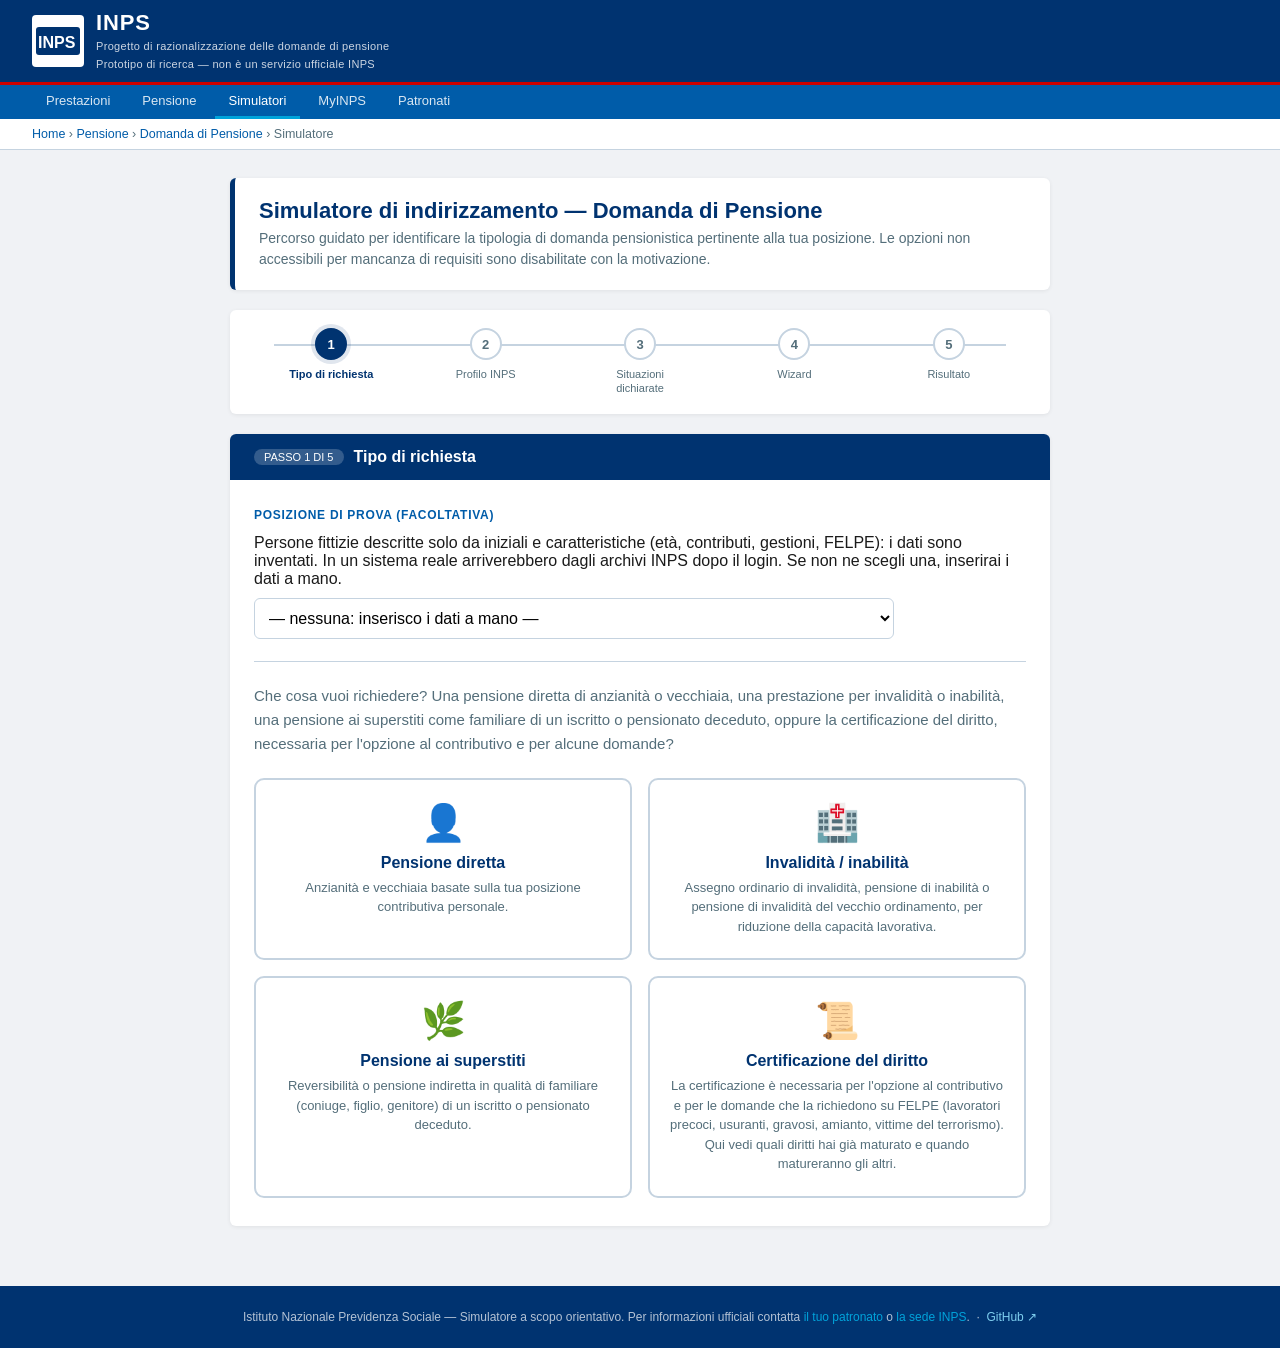
<file: simulatore.html>
<!DOCTYPE html>
<html lang="it">
<head>
<meta charset="UTF-8">
<meta name="viewport" content="width=device-width, initial-scale=1.0">
<title>Simulatore — Come potrebbe funzionare · Domanda Pensione INPS</title>
<style>
*,*::before,*::after{box-sizing:border-box;margin:0;padding:0}
html{font-size:16px}
body{font-family:"Titillium Web","Segoe UI",Arial,sans-serif;background:#f0f2f5;color:#1a1a1a;min-height:100vh}
:root{
  --blue:#003370;--blue2:#005CA9;--red:#CC0000;--cyan:#00A3DA;
  --light:#E8F0F8;--border:#C5D3E0;
  --auto-bg:#EAF4FB;--auto-bd:#5BA4CF;
  --warn-bg:#FFF8E1;--warn-bd:#F9A825;
  --ok-bg:#E8F5E9;--ok-bd:#43A047;
  --blk-bg:#FFEBEE;--blk-bd:#C62828;
  --dis-bg:#F5F5F5;--dis-txt:#9E9E9E;--dis-bd:#BDBDBD;
  --muted:#546e7a;--radius:6px;
}
.hdr{background:var(--blue);box-shadow:0 2px 8px rgba(0,0,0,.25)}
.hdr-top{display:flex;align-items:center;gap:16px;padding:10px 32px;border-bottom:3px solid var(--red)}
.logo{display:flex;align-items:center;gap:12px}
.logo-mark{width:52px;height:52px;background:white;border-radius:4px;display:flex;align-items:center;justify-content:center}
.logo-txt strong{font-size:22px;letter-spacing:.04em;color:white;display:block}
.logo-txt span{font-size:11px;color:rgba(255,255,255,.8);letter-spacing:.03em}
.nav{background:var(--blue2);padding:0 32px;display:flex;gap:4px}
.nav a{color:rgba(255,255,255,.85);text-decoration:none;font-size:13px;padding:8px 14px;border-bottom:3px solid transparent}
.nav a:hover,.nav a.on{color:white;border-bottom-color:var(--cyan)}
.bc{background:white;border-bottom:1px solid var(--border);padding:8px 32px;font-size:12.5px;color:var(--muted)}
.bc a{color:var(--blue2);text-decoration:none}
.wrap{max-width:860px;margin:28px auto 60px;padding:0 20px}
.ptitle{background:white;border-radius:var(--radius);border-left:5px solid var(--blue);padding:20px 24px;margin-bottom:20px;box-shadow:0 1px 4px rgba(0,0,0,.07)}
.ptitle h1{font-size:22px;color:var(--blue);font-weight:700;margin-bottom:4px}
.ptitle p{font-size:14px;color:var(--muted);line-height:1.5}
/* STEP INDICATOR */
.steps-wrap{background:white;border-radius:var(--radius);padding:18px 24px;margin-bottom:20px;box-shadow:0 1px 4px rgba(0,0,0,.07)}
.steps{display:flex;align-items:flex-start;position:relative}
.steps::before{content:'';position:absolute;top:16px;left:20px;right:20px;height:2px;background:var(--border);z-index:0}
.step-fill{position:absolute;top:16px;left:20px;height:2px;background:var(--blue2);z-index:1;transition:width .4s ease}
.step{flex:1;display:flex;flex-direction:column;align-items:center;gap:7px;position:relative;z-index:2}
.step-dot{width:32px;height:32px;border-radius:50%;background:white;border:2px solid var(--border);display:flex;align-items:center;justify-content:center;font-size:13px;font-weight:700;color:var(--muted);transition:all .3s}
.step.done .step-dot{background:var(--blue2);border-color:var(--blue2);color:white}
.step.active .step-dot{background:var(--blue);border-color:var(--blue);color:white;box-shadow:0 0 0 4px rgba(0,51,112,.12)}
.step-lbl{font-size:11px;color:var(--muted);text-align:center;line-height:1.3;max-width:90px}
.step.active .step-lbl{color:var(--blue);font-weight:600}
.step.done  .step-lbl{color:var(--blue2)}
/* CARD */
.card{background:white;border-radius:var(--radius);box-shadow:0 1px 4px rgba(0,0,0,.07);overflow:hidden}
.card-hdr{background:var(--blue);color:white;padding:14px 24px;display:flex;align-items:center;gap:10px}
.card-hdr .pbadge{background:rgba(255,255,255,.2);border-radius:20px;padding:2px 10px;font-size:11px}
.card-hdr h2{font-size:16px;font-weight:600}
.cbody{padding:28px 24px}
/* CHOICE CARDS (passo 0) */
.choice-cards{display:grid;grid-template-columns:1fr 1fr;gap:16px;margin-top:8px}
@media(max-width:580px){.choice-cards{grid-template-columns:1fr}}
.choice-card{border:2px solid var(--border);border-radius:10px;padding:22px 20px;cursor:pointer;background:white;text-align:center;transition:all .2s}
.choice-card:hover{border-color:var(--blue2);background:var(--light)}
.choice-card .cc-icon{font-size:36px;margin-bottom:10px}
.choice-card .cc-title{font-size:16px;font-weight:700;color:var(--blue);margin-bottom:6px}
.choice-card .cc-desc{font-size:13px;color:var(--muted);line-height:1.5}
/* FORM */
.frow{margin-bottom:20px}
.frow label{display:block;font-size:14px;font-weight:600;color:var(--blue);margin-bottom:6px}
.frow .hint{font-size:12px;color:var(--muted);margin-top:4px}
.frow input[type=number],.frow input[type=text],.frow select{
  padding:10px 14px;border:1.5px solid var(--border);border-radius:var(--radius);
  font-size:15px;background:white;transition:border-color .2s;width:100%}
.frow input[type=number]{max-width:180px}
.frow input:focus,.frow select:focus{outline:none;border-color:var(--blue2);box-shadow:0 0 0 3px rgba(0,92,169,.12)}
.fgrid{display:grid;grid-template-columns:repeat(3,1fr);gap:20px}
@media(max-width:600px){.fgrid{grid-template-columns:1fr 1fr}}
/* RADIO GENERE */
.radio-group{display:flex;gap:12px;margin-top:4px}
.radio-btn{display:flex;align-items:center;gap:8px;cursor:pointer;padding:11px 20px;border:2px solid var(--border);border-radius:var(--radius);font-weight:600;font-size:15px;background:white;transition:all .15s;user-select:none}
.radio-btn:hover{border-color:var(--blue2);background:var(--light)}
.radio-btn.sel{border-color:var(--blue);background:var(--light)}
.radio-btn input{width:16px;height:16px;accent-color:var(--blue2);flex-shrink:0}
/* CHECKBOX */
.chk-group{display:flex;flex-direction:column;gap:9px;margin-top:4px}
.chk-item{display:flex;align-items:flex-start;gap:11px;padding:12px 15px;border:2px solid var(--border);border-radius:var(--radius);cursor:pointer;transition:all .15s}
.chk-item:not(.dis):hover{border-color:var(--blue2);background:var(--light)}
.chk-item.dis{background:var(--dis-bg);cursor:not-allowed;opacity:.75}
.chk-item input[type=checkbox]{width:18px;height:18px;margin-top:1px;flex-shrink:0;accent-color:var(--blue2)}
.chk-item.dis input{pointer-events:none}
.cl{font-size:14px;font-weight:600;line-height:1.3}
.cd{font-size:12px;color:var(--muted);margin-top:2px}
.chk-item.dis .cl{color:var(--dis-txt)}
.chk-item.dis .cd{color:var(--dis-txt)}
.dis-why{font-size:11px;color:#b71c1c;margin-top:4px;font-style:italic}
/* INFO BOXES */
.infobox{background:var(--auto-bg);border:1px solid var(--auto-bd);border-radius:var(--radius);padding:12px 16px;font-size:13px;color:#1a3a5c;display:flex;gap:10px;margin-bottom:18px}
.infobox-warn{background:#FFF9F0;border:1px solid #F9A825;border-radius:var(--radius);padding:12px 16px;font-size:13px;color:#4a3800;display:flex;gap:10px;margin-bottom:18px}
.stitle{font-size:12px;font-weight:700;text-transform:uppercase;letter-spacing:.06em;color:var(--blue2);margin-bottom:12px}
.sdiv{border:none;border-top:1px solid var(--border);margin:22px 0}
/* WIZARD */
@keyframes fi{from{opacity:0;transform:translateY(5px)}to{opacity:1;transform:none}}
.qblock{animation:fi .22s ease}
.qlabel{font-size:18px;font-weight:700;color:var(--blue);margin-bottom:5px;line-height:1.4}
.qsub{font-size:13px;color:var(--muted);margin-bottom:18px;line-height:1.5}
.auto-badge{display:inline-flex;align-items:center;gap:6px;background:var(--auto-bg);border:1px solid var(--auto-bd);border-radius:20px;padding:4px 12px;font-size:11px;font-weight:700;color:#1a4a6e;letter-spacing:.03em;margin-bottom:14px}
.opts{display:flex;flex-direction:column;gap:10px}
.opt{width:100%;text-align:left;padding:14px 18px;border:2px solid var(--border);border-radius:var(--radius);background:white;cursor:pointer;transition:all .15s;display:flex;align-items:flex-start;gap:14px;position:relative}
.opt:hover:not(:disabled){border-color:var(--blue2);background:var(--light)}
.opt:disabled{background:var(--dis-bg);border-color:var(--dis-bd);cursor:not-allowed}
.opt:disabled .ob-title{color:var(--dis-txt)}
.opt:disabled .ob-icon{opacity:.4}
.opt:disabled .ob-arrow{display:none}
.opt.suggested{border-color:var(--ok-bd);background:var(--ok-bg)}
.opt.suggested::before{content:"Consigliato";position:absolute;top:-10px;right:12px;background:var(--ok-bd);color:white;font-size:10px;font-weight:700;padding:1px 8px;border-radius:10px}
.ob-icon{width:36px;height:36px;flex-shrink:0;border-radius:8px;display:flex;align-items:center;justify-content:center;font-size:18px}
.ob-title{font-size:14px;font-weight:700;color:#1a1a1a;line-height:1.3}
.ob-desc{font-size:12px;color:var(--muted);margin-top:3px}
.ob-why{font-size:11px;color:#b71c1c;margin-top:3px;font-style:italic}
.ob-arrow{margin-left:auto;color:var(--blue2);font-size:18px;align-self:center}
.trail{display:flex;flex-wrap:wrap;gap:5px;margin-bottom:18px}
.trail-chip{background:#f0f2f5;border:1px solid var(--border);border-radius:20px;padding:3px 10px;font-size:11px;color:var(--muted)}
.trail-chip::before{content:"›";margin-right:5px}
/* RESULT */
.res-card{border-radius:var(--radius);overflow:hidden;border:1px solid var(--border)}
.res-hdr{padding:16px 20px;display:flex;align-items:center;gap:12px}
.res-hdr.ok{background:var(--ok-bg);border-bottom:2px solid var(--ok-bd)}
.res-hdr.warn{background:var(--warn-bg);border-bottom:2px solid var(--warn-bd)}
.res-hdr.block{background:var(--blk-bg);border-bottom:2px solid var(--blk-bd)}
.ricon{font-size:28px}
.rtag{font-size:11px;font-weight:700;text-transform:uppercase;letter-spacing:.06em;opacity:.7;margin-bottom:2px}
.rtitle{font-size:18px;font-weight:700;color:#1a1a1a}
.rbody{padding:20px}
.rcode{font-family:monospace;font-size:12px;color:var(--muted);background:#f0f2f5;padding:3px 8px;border-radius:4px;display:inline-block;margin-bottom:12px}
.rdesc{font-size:14px;line-height:1.65;color:#2c2c2c;margin-bottom:14px}
.callout{background:var(--warn-bg);border-left:4px solid var(--warn-bd);border-radius:0 var(--radius) var(--radius) 0;padding:10px 14px;font-size:13px;line-height:1.5;margin-bottom:14px;color:#4a3800}
.chrow{display:flex;gap:8px;flex-wrap:wrap;margin-bottom:14px}
.chbdg{display:flex;align-items:center;gap:5px;padding:5px 12px;border-radius:20px;font-size:12px;font-weight:600}
.chbdg.ok{background:var(--ok-bg);color:#2e7d32;border:1px solid #a5d6a7}
.chbdg.no{background:#f5f5f5;color:#9e9e9e;border:1px solid #e0e0e0}
.counter{background:#f0f2f5;border-radius:var(--radius);padding:12px 16px;font-size:13px;color:#37474f}
.counter strong.n{color:var(--blue);font-size:20px}
.profsum{background:var(--light);border:1px solid var(--border);border-radius:var(--radius);padding:12px 16px;font-size:13px;margin-bottom:14px}
.profsum h4{font-size:11px;text-transform:uppercase;letter-spacing:.05em;color:var(--muted);margin-bottom:8px}
.pchips{display:flex;gap:5px;flex-wrap:wrap}
.pchip{background:white;border:1px solid var(--border);border-radius:4px;padding:3px 8px;font-size:12px;color:#1a3a5c}
.pchip.spec{background:#FFF8E1;border-color:var(--warn-bd);color:#7B4700}
/* BUTTONS */
.btn-row{display:flex;gap:10px;margin-top:24px;flex-wrap:wrap}
.btn{padding:11px 22px;border-radius:var(--radius);font-size:14px;font-weight:700;cursor:pointer;border:none;display:inline-flex;align-items:center;gap:6px;transition:all .15s}
.btn-primary{background:var(--blue);color:white}
.btn-primary:hover{background:var(--blue2)}
.btn-secondary{background:white;color:var(--blue);border:2px solid var(--border)}
.btn-secondary:hover{border-color:var(--blue2);background:var(--light)}
.btn-restart{background:white;color:var(--red);border:2px solid #ffcdd2}
.btn-restart:hover{background:#ffebee}
footer{background:var(--blue);color:rgba(255,255,255,.7);padding:24px 32px;font-size:12px;text-align:center}
footer a{color:var(--cyan);text-decoration:none}
  .mbox{border:1px solid #cfe0f3;background:#f3f8fd;border-radius:10px;padding:12px 14px;margin-bottom:16px}
  .mprop{font-size:14px;line-height:1.5}.mprop.nessuna{color:#7B4700}
  .mbox details summary{cursor:pointer;font-size:12px;font-weight:700;color:var(--blue2);margin-top:8px}
  .mcand{border-top:1px solid #dde8f4;padding:7px 0;font-size:13px}
  .mcand ul{margin:4px 0 0 18px;color:var(--muted);font-size:12px}
  .mbadge{display:inline-block;border-radius:10px;padding:1px 8px;font-size:11px;font-weight:700;margin-right:6px}
  .mbadge.ok{background:#C8E6C9;color:#1b5e20}.mbadge.ver{background:#FFE08A;color:#7B4700}.mbadge.no{background:#e6e6e6;color:#555}
  .mcod{font-family:monospace;font-size:11px;background:#e3ecf7;padding:1px 6px;border-radius:4px}
</style>
</head>
<body>

<header class="hdr">
  <div class="hdr-top">
    <div class="logo">
      <div class="logo-mark">
        <svg width="44" height="28" viewBox="0 0 44 28"><rect width="44" height="28" rx="3" fill="#003370"/><text x="2" y="21" font-family="Arial" font-weight="900" font-size="16" fill="white">INPS</text></svg>
      </div>
      <div class="logo-txt">
        <strong>INPS</strong>
        <span>Progetto di razionalizzazione delle domande di pensione<br>Prototipo di ricerca — non è un servizio ufficiale INPS</span>
      </div>
    </div>
  </div>
  <nav class="nav">
    <a href="#">Prestazioni</a><a href="#">Pensione</a>
    <a href="#" class="on">Simulatori</a><a href="#">MyINPS</a><a href="#">Patronati</a>
  </nav>
</header>
<div class="bc"><a href="#">Home</a> › <a href="#">Pensione</a> › <a href="#">Domanda di Pensione</a> › Simulatore</div>

<main class="wrap">
  <div class="ptitle">
    <h1>Simulatore di indirizzamento — Domanda di Pensione</h1>
    <p>Percorso guidato per identificare la tipologia di domanda pensionistica pertinente alla tua posizione. Le opzioni non accessibili per mancanza di requisiti sono disabilitate con la motivazione.</p>
  </div>
  <div class="steps-wrap">
    <div class="steps">
      <div class="step-fill" id="stepFill" style="width:0%"></div>
      <div class="step active" id="st0"><div class="step-dot">1</div><div class="step-lbl">Tipo di richiesta</div></div>
      <div class="step"        id="st1"><div class="step-dot">2</div><div class="step-lbl">Profilo INPS</div></div>
      <div class="step"        id="st2"><div class="step-dot">3</div><div class="step-lbl">Situazioni dichiarate</div></div>
      <div class="step"        id="st3"><div class="step-dot">4</div><div class="step-lbl">Wizard</div></div>
      <div class="step"        id="st4"><div class="step-dot">5</div><div class="step-lbl">Risultato</div></div>
    </div>
  </div>
  <div class="card">
    <div class="card-hdr">
      <span class="pbadge" id="pbadge">PASSO 1 DI 5</span>
      <h2 id="ctitle">Tipo di richiesta</h2>
    </div>
    <div class="cbody" id="cbody"></div>
  </div>
</main>

<footer>Istituto Nazionale Previdenza Sociale — Simulatore a scopo orientativo.
Per informazioni ufficiali contatta <a href="#">il tuo patronato</a> o <a href="#">la sede INPS</a>. &nbsp;·&nbsp; <a href="https://github.com/salvatorepirrone/domandapensione" style="color:#7ECFEF">GitHub ↗</a></footer>

<script src="motore/catalogo.js"></script>
<script src="motore/regole.js"></script>
<script src="motore/motore.js"></script>
<script src="motore/esempi.js"></script>
<script>
// ═══════════════════════════════════════════════════════════
// STATO
// ═══════════════════════════════════════════════════════════
const S = {
  tipologia: null,   // 'diretta' | 'invalidita' | 'superstiti'
  profile: {},       // passo 2 (dati INPS)
  declared: {},      // passo 3 (dichiarazioni cittadino)
  history: [],       // percorso wizard
  motore: undefined, // esito del motore per la posizione corrente
  demoSup: null,     // dati del de cuius di una posizione fittizia
  posizione: null,   // id della posizione fittizia scelta
  current: null,
};

function setStep(n) {
  const badges = ['PASSO 1 DI 5','PASSO 2 DI 5','PASSO 3 DI 5','PASSO 4 DI 5','PASSO 5 DI 5'];
  document.getElementById('pbadge').textContent = badges[n];
  const pcts = ['0%','25%','50%','75%','100%'];
  document.getElementById('stepFill').style.width = pcts[n];
  [0,1,2,3,4].forEach(i => {
    const el = document.getElementById('st'+i);
    el.className = 'step' + (i < n ? ' done' : i === n ? ' active' : '');
  });
}

// ═══════════════════════════════════════════════════════════
// MOTORE DI ELIGIBILITÀ
// ═══════════════════════════════════════════════════════════
function calcElig(prof, decl) {
  const anno  = prof.annoInizio || 9999;
  const eta   = prof.eta   || 0;
  const anni  = prof.anni  || 0;
  const sesso = prof.sesso || 'm';

  const isMisto = anno < 1996;
  const isCP    = anno >= 1996;
  const annoNasc = 2026 - eta;

  // Età stimate alle date di vigenza
  const etaAl2021 = 2021 - annoNasc;
  const etaAl2022 = 2022 - annoNasc;
  const etaAl2025 = 2025 - annoNasc;
  const aaAl2021  = Math.max(0, anni - 5);
  const aaAl2022  = Math.max(0, anni - 4);
  const aaAl2025  = Math.max(0, anni - 1);

  const sogliAAnt = sesso === 'f' ? 41 + 10/12 : 42 + 10/12;

  // Gestioni (esteri ora provengono da decl)
  const hasGS    = prof.gests?.includes('gs');
  const hasExcl  = prof.gests?.includes('inpdap');
  const hasCassa = prof.gests?.includes('cassa');
  const soloAGO  = !hasGS && !hasExcl && !hasCassa;

  // Dichiarazioni
  const D = decl || {};
  const hasEst      = !!D.esteri;
  const isGravosi   = !!D.gravosi;
  const isSalv      = !!D.salvaguardia;
  const isAmianto   = !!D.amianto;
  const isPa        = !!D.pa;
  const isEditoria  = !!D.editoria;
  const isVittima   = !!D.vittima;
  const isPrecoce   = !!D.precoce;
  const isInvalido  = !!D.invalido;
  const isSuperstite= !!D.superstite;
  const hasQ100     = !!D.q100;
  const hasQ102     = !!D.q102;
  const hasQ103     = !!D.q103;
  const hasDonna    = !!D.donna;

  // ── Accesso vecchiaia ──────────────────────────────────
  // Vecchiaia ORDINARIA: 67 anni + 20 anni contributi (sistema misto)
  //                   o 67 anni + 5 anni effettivi (contributivo puro)
  const canVecOrd  = isMisto && eta >= 67 && anni >= 20;
  const canVecCP   = isCP    && eta >= 67 && anni >= 5;
  const canVec     = canVecOrd || canVecCP;
  const sugVec     = canVec;   // suggerisci solo se davvero accessibile

  // Vecchiaia ANTICIPATA 64 anni (CP)
  const canCP64    = isCP && eta >= 64 && anni >= 20;

  // ── Accesso anticipata ─────────────────────────────────
  const canAntOrd  = isMisto && anni >= sogliAAnt;
  // Può accedere all'anticipata se ha almeno uno dei percorsi
  const canAnz = canAntOrd || hasQ100 || hasQ102 || hasQ103 || isGravosi ||
                 hasDonna || isSalv || isAmianto || isPa || isVittima ||
                 isPrecoce || isEditoria || isCP;
  const sugAnz = canAnz && !canVec;

  // ── Messaggi disabilitazione ───────────────────────────
  function whyQ100() {
    if (etaAl2021 < 62) return `Al 31/12/2021 avevi circa ${etaAl2021} anni: servivano 62 anni.`;
    if (aaAl2021  < 38) return `Al 31/12/2021 avevi circa ${aaAl2021} anni di contributi: ne servivano 38.`;
    return null;
  }
  function whyQ102() {
    if (etaAl2022 < 64) return `Al 31/12/2022 avevi circa ${etaAl2022} anni: servivano 64 anni.`;
    if (aaAl2022  < 38) return `Al 31/12/2022 avevi circa ${aaAl2022} anni di contributi: ne servivano 38.`;
    return null;
  }
  function whyQ103() {
    if (etaAl2025 < 62) return `Al 31/12/2025 avevi circa ${etaAl2025} anni: servivano 62 anni.`;
    if (aaAl2025  < 41) return `Al 31/12/2025 avevi circa ${aaAl2025} anni di contributi: ne servivano 41.`;
    return null;
  }
  function whyDonna() {
    if (sesso !== 'f') return 'Misura riservata alle lavoratrici.';
    if (etaAl2025 < 59) return `Al 31/12/2025 avevi circa ${etaAl2025} anni: servivano almeno 59 anni (con 2 figli; 61 senza riduzioni).`;
    if (aaAl2025  < 35) return `Al 31/12/2025 avevi circa ${aaAl2025} anni di contributi: ne servivano 35.`;
    return null;
  }
  function whyVec() {
    if (eta < 67) return `Occorrono 67 anni (hai ${eta}) per la pensione di vecchiaia ordinaria.`;
    if (isMisto && anni < 20) return `Nel sistema misto occorrono 20 anni di contributi (hai ${anni}).`;
    if (isCP    && anni < 5)  return `Nel sistema contributivo puro occorrono 5 anni effettivi (hai ${anni}).`;
    return null;
  }
  function whyAnz() {
    if (canVec) return `Hai ${eta} anni: la pensione di vecchiaia ordinaria è già accessibile — è la via principale.`;
    if (!canAnz) return `Non risultano ancora percorsi anticipati accessibili con ${eta} anni e ${anni} anni di contributi.`;
    return null;
  }

  // Eligibility p2 (step 3 — dichiarazioni)
  const p2 = {
    q100:         { ok: !whyQ100(),  why: whyQ100() },
    q102:         { ok: !whyQ102(),  why: whyQ102() },
    q103:         { ok: !whyQ103(),  why: whyQ103() },
    donna:        { ok: !whyDonna(), why: whyDonna() },
    gravosi:      { ok: true,        why: null },
    salvaguardia: { ok: true,        why: null },
    amianto:      { ok: true,        why: null },
    precoce:      { ok: anni >= 35,  why: anni < 35 ? `Con ${anni} anni di contributi il requisito dei 41 anni totali è difficilmente raggiungibile.` : null },
    pa:           { ok: hasExcl,     why: !hasExcl ? 'Richiede contributi nella Gestione Pubblica (ex-INPDAP): non risulta nel tuo profilo.' : null },
    editoria:     { ok: true,        why: null },
    vittima:      { ok: true,        why: null },
    invalido:     { ok: true,        why: null },
    superstite:   { ok: true,        why: null },
    esteri:       { ok: true,        why: null },
  };

  const gpWhy = !hasExcl ? 'Richiede contributi nella Gestione Pubblica (ex-INPDAP): non risulta nel tuo profilo.' : null;

  // Eligibility wizard (step 4)
  const w = {
    // EVENTO — vecchiaia disabilitata se non ha i requisiti; anticipata disabilitata se ha già 67+
    anz: { ok: canAnz,  suggested: sugAnz,
           why: whyAnz() },
    vec: { ok: canVec,  suggested: sugVec,
           why: whyVec() },
    inv: { ok: true,    why: null },
    sup: { ok: true,    suggested: isSuperstite, why: null },
    // GESTIONI
    solo_ago: { ok: soloAGO, why: null },
    ago_gs:   { ok: hasGS,    why: !hasGS    ? 'Non risultano contributi in Gestione Separata nel tuo profilo.' : null },
    ago_excl: { ok: hasExcl,  why: !hasExcl  ? 'Non risultano contributi in forme esclusive/esonerative (es. ex-INPDAP).' : null },
    cassa:    { ok: hasCassa, why: !hasCassa  ? 'Non risulta una Cassa professionale privata nel tuo profilo.' : null },
    esteri:   { ok: hasEst,   why: !hasEst   ? 'Non hai dichiarato periodi di lavoro all\'estero.' : null },
    dm282:    { ok: hasGS,    why: !hasGS    ? 'Il computo DM282 richiede contributi sia in AGO sia in Gestione Separata.' : null },
    cumulo:   { ok: hasExcl || hasCassa, why: null },
    totaliz:  { ok: hasExcl || hasCassa, why: null },
    una_gest: { ok: true, why: null },
    // REGIME
    misto: { ok: isMisto, suggested: isMisto, why: !isMisto ? `Prima contribuzione nel ${anno}: sistema contributivo puro.` : null },
    puro:  { ok: isCP,    suggested: isCP,    why: !isCP   ? `Prima contribuzione nel ${anno}: sistema misto.` : null },
    // SITUAZIONI SPECIALI
    gravosi:  { ok: isGravosi,  suggested: isGravosi,  why: !isGravosi  ? 'Non hai dichiarato lavori gravosi o usuranti.' : null },
    amianto:  { ok: isAmianto,  suggested: isAmianto,  why: !isAmianto  ? 'Non hai dichiarato esposizione ad amianto.' : null },
    pa:       { ok: isPa && hasExcl, suggested: isPa && hasExcl,
                why: !hasExcl ? 'Richiede contributi nella Gestione Pubblica (ex-INPDAP): non risulta nel tuo profilo.' : !isPa ? 'Non hai dichiarato accordo di esubero PA.' : null },
    vittima:  { ok: isVittima,  suggested: isVittima,   why: !isVittima ? 'Non hai dichiarato lo status di vittima.' : null },
    precoce:  { ok: isPrecoce && anni >= 41,
                why: !isPrecoce ? 'Non hai dichiarato la condizione di lavoratore precoce.' : anni < 41 ? `Occorrono 41 anni di contributi (hai ${anni}).` : null },
    editoria: { ok: isEditoria, suggested: isEditoria, why: !isEditoria  ? 'Non hai dichiarato accordo di prepensionamento editoria.' : null },
    opzc:     { ok: sesso === 'f' && isMisto, why: sesso !== 'f' ? 'Riservato alle lavoratrici.' : !isMisto ? 'Solo nel sistema misto.' : null },
    nessuna:  { ok: true, why: null },
    // PERCORSO STANDARD
    ord:   { ok: isMisto && anni >= sogliAAnt,
             suggested: isMisto && anni >= sogliAAnt && !isGravosi && !hasDonna,
             why: !isMisto ? 'Sei nel sistema contributivo puro.' : anni < sogliAAnt ? `Servono ${sesso==='f'?'41a+10m':'42a+10m'} di contributi (hai ${anni} anni).` : null },
    q100:  { ok: hasQ100, why: !hasQ100 ? 'Non hai dichiarato il diritto Quota 100.' : null },
    q102:  { ok: hasQ102, why: !hasQ102 ? 'Non hai dichiarato il diritto Quota 102.' : null },
    q103:  { ok: hasQ103, suggested: hasQ103 && !canAntOrd, why: !hasQ103 ? 'Non hai dichiarato il diritto Quota 103/Flessibile.' : null },
    donna: { ok: hasDonna, suggested: hasDonna, why: !hasDonna ? 'Non hai dichiarato il diritto opzione donna.' : null },
    // CONTRIBUTIVO PURO
    ok64:  { ok: isCP && eta >= 64 && anni >= 20, suggested: isCP && eta >= 64 && anni >= 20,
             why: !isCP ? 'Sei nel sistema misto.' : eta < 64 ? `Occorrono 64 anni (hai ${eta}).` : anni < 20 ? `Occorrono 20 anni di contributi (hai ${anni}).` : null },
    no64:  { ok: isCP && (eta < 64 || anni < 20),
             why: isCP && eta >= 64 && anni >= 20 ? 'Potresti accedere a 64 anni: verifica la soglia assegno.' : !isCP ? 'Sei nel sistema misto.' : null },
    opz:   { ok: isCP && sesso === 'f', why: !isCP ? 'Sei nel sistema misto.' : sesso !== 'f' ? 'Riservato alle lavoratrici.' : null },
    // VECCHIAIA SPECIALE
    std_vec:  { ok: canVecOrd, suggested: canVecOrd,
                why: !canVecOrd ? (eta < 67 ? `Occorrono 67 anni (hai ${eta}).` : `Occorrono 20 anni di contributi (hai ${anni}).`) : null },
    cp64_vec: { ok: canCP64, suggested: canCP64,
                why: !isCP ? 'Solo sistema contributivo puro.' : !canCP64 ? `Occorrono 64 anni + 20aa contributi (hai ${eta}a, ${anni}aa).` : null },
    opzc_vec: { ok: sesso === 'f', why: sesso !== 'f' ? 'Riservato alle lavoratrici.' : null },
    suppl_vec:{ ok: true, why: null },
    tr_aoi:   { ok: isInvalido, why: !isInvalido ? 'Richiede titolarità di AOI in corso.' : null },
    tr_inv:   { ok: isInvalido, why: !isInvalido ? 'Richiede titolarità di pensione di invalidità.' : null },
    deroga:   { ok: anno < 1996, why: anno >= 1996 ? 'Riservato a posizioni ante-L.335/1995.' : null },
    l205_vec: { ok: sesso === 'f', why: sesso !== 'f' ? 'Riservato alle lavoratrici.' : null },
    vit_vec:  { ok: isVittima,  why: !isVittima  ? 'Non hai dichiarato lo status di vittima.' : null },
    am_vec:   { ok: isAmianto,  why: !isAmianto  ? 'Non hai dichiarato esposizione ad amianto.' : null },
    est_vec:  { ok: hasEst,     why: !hasEst     ? 'Non hai dichiarato periodi all\'estero.' : null },
    gp46:   { ok: hasExcl, why: gpWhy },
    gp47:   { ok: hasExcl, why: gpWhy },
    ind_gp: { ok: hasExcl, why: gpWhy },
  };

  return { p2, w };
}

// ═══════════════════════════════════════════════════════════
// PASSO 1 — TIPO DI RICHIESTA (diretta o superstiti)
// ═══════════════════════════════════════════════════════════
function renderStep0() {
  setStep(0);
  document.getElementById('ctitle').textContent = 'Tipo di richiesta';
  document.getElementById('cbody').innerHTML = `
    <div class="stitle">Posizione di prova (facoltativa)</div>
    <div class="hint" style="margin-bottom:10px">Persone fittizie descritte solo da iniziali e caratteristiche (età, contributi, gestioni, FELPE): i dati sono inventati. In un sistema reale arriverebbero dagli archivi INPS dopo il login. Se non ne scegli una, inserirai i dati a mano.</div>
    <div class="frow" style="max-width:640px">
      <select id="demoSel" onchange="mostraDemo()" style="width:100%;padding:10px;border:1.5px solid #C5D3E0;border-radius:6px;font:inherit">
        <option value="">— nessuna: inserisco i dati a mano —</option>
        ${ESEMPI_POSIZIONI.map(e => `<option value="${e.id}"${S.posizione === e.id ? ' selected' : ''}>${e.iniziali} — ${ESEMPI_POSIZIONI.descrivi(e)}</option>`).join('')}
      </select>
    </div>
    <div id="demoScheda"></div>
    <div class="sdiv"></div>
    <p style="font-size:15px;color:var(--muted);margin-bottom:22px;line-height:1.6">
      Che cosa vuoi richiedere? Una pensione diretta di anzianità o vecchiaia, una prestazione per invalidità o inabilità, una pensione ai superstiti come familiare di un iscritto o pensionato deceduto, oppure la certificazione del diritto, necessaria per l'opzione al contributivo e per alcune domande?
    </p>
    <div class="choice-cards">
      <div class="choice-card" onclick="selectTipo('diretta')">
        <div class="cc-icon">👤</div>
        <div class="cc-title">Pensione diretta</div>
        <div class="cc-desc">Anzianità e vecchiaia basate sulla tua posizione contributiva personale.</div>
      </div>
      <div class="choice-card" onclick="selectTipo('invalidita')">
        <div class="cc-icon">🏥</div>
        <div class="cc-title">Invalidità / inabilità</div>
        <div class="cc-desc">Assegno ordinario di invalidità, pensione di inabilità o pensione di invalidità del vecchio ordinamento, per riduzione della capacità lavorativa.</div>
      </div>
      <div class="choice-card" onclick="selectTipo('superstiti')">
        <div class="cc-icon">🌿</div>
        <div class="cc-title">Pensione ai superstiti</div>
        <div class="cc-desc">Reversibilità o pensione indiretta in qualità di familiare (coniuge, figlio, genitore) di un iscritto o pensionato deceduto.</div>
      </div>
      <div class="choice-card" onclick="selectTipo('certificazione')">
        <div class="cc-icon">📜</div>
        <div class="cc-title">Certificazione del diritto</div>
        <div class="cc-desc">La certificazione è necessaria per l'opzione al contributivo e per le domande che la richiedono su FELPE (lavoratori precoci, usuranti, gravosi, amianto, vittime del terrorismo). Qui vedi quali diritti hai già maturato e quando matureranno gli altri.</div>
      </div>
    </div>`;
  mostraDemo();
}

// ─── Posizioni fittizie (motore/esempi.js): descrivono il richiedente, non la domanda
const DEMO_GEST = { AGO: 'fpld', GS: 'gs', ESCLUSIVA: 'inpdap', CASSA: 'cassa' };
const DEMO_GEST_LBL = { AGO: 'FPLD (AGO)', GS: 'Gestione Separata', ESCLUSIVA: 'Ex-INPDAP', CASSA: 'Cassa professionale', ESTERO: 'Periodi esteri' };
const DEMO_CERT = { PRECOCI: 'precoce', USURANTI: 'gravosi', GRAVOSI: 'gravosi', SALVAGUARDIA: 'salvaguardia', AMIANTO: 'amianto', VITTIMA_TERRORISMO: 'vittima' };
const DEMO_CERT_LBL = { PRECOCI: 'Lavoratore precoce', USURANTI: 'Lavori usuranti', GRAVOSI: 'Attività gravose', SALVAGUARDIA: 'Salvaguardia', AMIANTO: 'Amianto', OPZIONE_CONTRIBUTIVO: 'Opzione al contributivo', VITTIMA_TERRORISMO: 'Vittima del terrorismo' };
function etaAnni(iso) {
  const n = new Date(iso), o = new Date();
  let e = o.getFullYear() - n.getFullYear();
  if (o < new Date(o.getFullYear(), n.getMonth(), n.getDate())) e--;
  return e;
}
function mostraDemo() {
  const sel = document.getElementById('demoSel'); if (!sel) return;
  const e = ESEMPI_POSIZIONI.find(x => x.id === sel.value);
  S.posizione = e ? e.id : null;
  const box = document.getElementById('demoScheda');
  if (!e) { box.innerHTML = ''; return; }
  const p = e.personale, riga = (k, v) => `<div style="display:flex;gap:10px;padding:5px 0;border-bottom:1px solid #eef2f7"><div style="width:190px;flex-shrink:0;color:var(--muted);font-size:13px">${k}</div><div style="font-size:14px;font-weight:600">${v}</div></div>`;
  const cert = (p.felpe && p.felpe.certificazioni) || [];
  let h = riga('Richiedente', `${e.iniziali} — CF ${e.anagrafica.cf}`)
    + riga('Sesso · età', `${p.sesso === 'F' ? 'Donna' : 'Uomo'} · ${etaAnni(p.dataNascita)} anni`)
    + riga('Primo contributo', e.anagrafica.annoPrimoContributo + (e.anagrafica.annoPrimoContributo < 1996 ? ' — sistema misto' : ' — contributivo puro'))
    + riga('Anzianità contributiva', p.contributi.anni + ' anni' + (p.contributi.mesi ? ' e ' + p.contributi.mesi + ' mesi' : ''))
    + riga('Gestioni', p.gestioni.map(g => DEMO_GEST_LBL[g]).join(', '))
    + riga('Certificazioni in FELPE', cert.length ? cert.map(c => DEMO_CERT_LBL[c]).join(', ') : 'nessuna')
    + (p.pensioneDiretta ? riga('Titolare di pensione diretta', 'Sì — ' + p.pensioneDiretta.tipo + ' dal ' + p.pensioneDiretta.decorrenza) : '')
    + (p.invalidita ? riga('Capacità lavorativa', p.invalidita.grado === 'assoluta' ? 'Assoluta e permanente impossibilità' : 'Ridotta a meno di un terzo') : '');
  if (e.deCuius) {
    const d = e.deCuius, dd = d.dante;
    h += `<div style="font-size:11px;text-transform:uppercase;letter-spacing:.04em;color:var(--muted);margin:12px 0 2px">Persona deceduta (${e.relazione})</div>`
      + riga('De cuius', `${d.iniziali}, nato nel ${d.annoNascita} — CF ${d.cf}`)
      + riga('Primo contributo', d.annoPrimoContributo)
      + riga('Anzianità contributiva', dd.contributi.anni + ' anni' + (dd.contributiUltimoQuinquennio != null ? ' (di cui ' + dd.contributiUltimoQuinquennio + ' negli ultimi 5)' : ''))
      + riga('Titolare di pensione', dd.pensionato ? 'Sì' : 'No')
      + riga('Gestioni', (dd.gestioni || []).map(g => DEMO_GEST_LBL[g]).join(', '));
  }
  box.innerHTML = `<div style="margin-top:14px;border:1px solid #dde6f0;border-radius:8px;padding:12px 16px;background:#f8fafd">${h}</div>
    <div class="hint" style="margin-top:8px">Ora scegli qui sotto il tipo di richiesta da simulare.</div>`;
}
// Avvia la simulazione per la posizione scelta e il tipo di richiesta scelto
function applicaPosizione(tipo) {
  const e = ESEMPI_POSIZIONI.find(x => x.id === S.posizione), p = e.personale;
  S.history = []; S.current = null; S.declared = {}; S.demoSup = null; S.motore = undefined;
  S.tipologia = tipo;
  if (tipo === 'superstiti') {
    const d = e.deCuius;
    S.profile = { tipo: 'superstiti', cf: d.cf, nome: d.iniziali, cogn: '', nasc: String(d.annoNascita), rel: e.relazione };
    S.demoSup = d.dante;
    setStep(3);
    document.getElementById('ctitle').textContent = 'Simulazione — Pensione ai Superstiti';
    showNode('sup_tipo');
    return;
  }
  S.profile = { tipo: 'diretta', sesso: p.sesso === 'F' ? 'f' : 'm', eta: etaAnni(p.dataNascita),
    anni: p.contributi.anni + (p.contributi.mesi >= 6 ? 1 : 0), contr: p.contributi, dataNascita: p.dataNascita,
    extra: p, annoInizio: e.anagrafica.annoPrimoContributo,
    gests: p.gestioni.map(g => DEMO_GEST[g]).filter(Boolean) };
  ((p.felpe && p.felpe.certificazioni) || []).forEach(c => { if (DEMO_CERT[c]) S.declared[DEMO_CERT[c]] = true; });
  if (tipo === 'invalidita') S.declared.invalido = true;
  if (p.gestioni.includes('ESTERO')) S.declared.esteri = true;
  setStep(3);
  if (tipo === 'certificazione') { renderCertificazione(); return; }
  if (tipo === 'invalidita') {
    document.getElementById('ctitle').textContent = 'Simulazione — Invalidità / Inabilità';
    showNode('inv_tipo');
    return;
  }
  document.getElementById('ctitle').textContent = 'Simulazione di indirizzamento';
  showNode('start_diretta');
}

function selectTipo(tipo) {
  S.tipologia = tipo;
  if (S.posizione) {
    const e = ESEMPI_POSIZIONI.find(x => x.id === S.posizione);
    if (tipo !== 'superstiti' || e.deCuius) { applicaPosizione(tipo); return; }
    // senza persona deceduta collegata si compilano a mano i dati del de cuius
  }
  if (tipo === 'diretta' || tipo === 'invalidita' || tipo === 'certificazione') {
    renderStep1();
  } else {
    renderStepSuperstiti();
  }
}

// ═══════════════════════════════════════════════════════════
// PERCORSO SUPERSTITI — dati de cuius
// ═══════════════════════════════════════════════════════════
function renderStepSuperstiti() {
  setStep(1);
  document.getElementById('ctitle').textContent = 'Dati del de cuius';
  document.getElementById('cbody').innerHTML = `
    <div class="infobox">
      <span style="font-size:16px;flex-shrink:0">🌿</span>
      <div>Per la pensione ai superstiti occorrono i dati anagrafici e contributivi della persona deceduta, non del richiedente. Inserisci il codice fiscale o i dati anagrafici del de cuius per consentire all'INPS di recuperare la sua posizione contributiva.</div>
    </div>

    <div class="stitle">Codice fiscale del de cuius</div>
    <div class="frow">
      <label for="dc_cf">Codice fiscale</label>
      <input type="text" id="dc_cf" placeholder="es. RSSMRA50A01H501Z" maxlength="16"
             style="max-width:260px;text-transform:uppercase"
             oninput="this.value=this.value.toUpperCase();checkCF()">
      <div class="hint" id="cf_hint">16 caratteri alfanumerici</div>
    </div>

    <div class="sdiv"></div>
    <div class="stitle">Oppure inserisci i dati anagrafici</div>
    <div class="fgrid">
      <div class="frow">
        <label for="dc_nome">Nome</label>
        <input type="text" id="dc_nome" placeholder="es. Mario">
      </div>
      <div class="frow">
        <label for="dc_cogn">Cognome</label>
        <input type="text" id="dc_cogn" placeholder="es. Rossi">
      </div>
      <div class="frow">
        <label for="dc_nasc">Anno di nascita</label>
        <input type="number" id="dc_nasc" min="1920" max="2000" placeholder="es. 1950">
      </div>
    </div>

    <div class="sdiv"></div>
    <div class="stitle">Relazione con il de cuius</div>
    <div class="chk-group" style="margin-bottom:4px">
      <label class="chk-item"><input type="radio" name="rel" value="coniuge" style="accent-color:var(--blue2)">
        <div><div class="cl">Coniuge / unito civilmente</div></div></label>
      <label class="chk-item"><input type="radio" name="rel" value="figlio" style="accent-color:var(--blue2)">
        <div><div class="cl">Figlio / figlia</div><div class="cd">A carico del de cuius al momento del decesso</div></div></label>
      <label class="chk-item"><input type="radio" name="rel" value="genitore" style="accent-color:var(--blue2)">
        <div><div class="cl">Genitore</div><div class="cd">In assenza di coniuge e figli aventi diritto</div></div></label>
      <label class="chk-item"><input type="radio" name="rel" value="altro" style="accent-color:var(--blue2)">
        <div><div class="cl">Altro familiare</div><div class="cd">Fratelli/sorelle, nipoti — solo in assenza di familiari di grado precedente</div></div></label>
    </div>

    <div class="btn-row">
      <button class="btn btn-secondary" onclick="renderStep0()">← Indietro</button>
      <button class="btn btn-primary" onclick="submitSuperstiti()">Avanti →</button>
    </div>`;
}

function checkCF() {
  const cf = document.getElementById('dc_cf').value;
  const hint = document.getElementById('cf_hint');
  if (cf.length === 16) {
    hint.textContent = '✓ Codice fiscale completo';
    hint.style.color = 'var(--ok-bd)';
  } else {
    hint.textContent = `${cf.length}/16 caratteri`;
    hint.style.color = 'var(--muted)';
  }
}

function submitSuperstiti() {
  const cf   = document.getElementById('dc_cf').value.trim();
  const nome = document.getElementById('dc_nome').value.trim();
  const cogn = document.getElementById('dc_cogn').value.trim();
  const nasc = document.getElementById('dc_nasc').value.trim();
  const rel  = document.querySelector('input[name=rel]:checked')?.value;

  if (!rel) { alert('Seleziona la relazione con il de cuius.'); return; }
  if (!cf && !(nome && cogn && nasc)) {
    alert('Inserisci il codice fiscale oppure i dati anagrafici (nome, cognome, anno di nascita) del de cuius.');
    return;
  }

  S.profile = { tipo: 'superstiti', cf, nome, cogn, nasc, rel };
  S.history = []; S.declared = {}; S.demoSup = null; S.motore = undefined;
  setStep(3);
  document.getElementById('ctitle').textContent = 'Simulazione — Pensione ai Superstiti';
  showNode('sup_tipo');
}

// ═══════════════════════════════════════════════════════════
// PASSO 2 — PROFILO INPS (solo pensione diretta)
// ═══════════════════════════════════════════════════════════
function renderStep1() {
  setStep(1);
  document.getElementById('ctitle').textContent = 'Profilo contributivo';
  document.getElementById('cbody').innerHTML = `
    <div class="infobox">
      <span style="font-size:16px;flex-shrink:0">🔵</span>
      <div>In un sistema reale questi dati vengono acquisiti automaticamente al login su MyINPS dagli archivi contributivi. Inseriscili manualmente per la simulazione.</div>
    </div>

    <div class="stitle">Genere</div>
    <div class="radio-group" style="margin-bottom:6px">
      <label class="radio-btn sel" id="lbl_m" onclick="selSesso('m')">
        <input type="radio" name="sesso" value="m" id="s_m" checked> Uomo
      </label>
      <label class="radio-btn" id="lbl_f" onclick="selSesso('f')">
        <input type="radio" name="sesso" value="f" id="s_f"> Donna
      </label>
    </div>
    <div class="hint" style="margin-bottom:20px">Determina l'accesso a misure riservate alle lavoratrici (opzione donna, L.205/2017, ecc.).</div>

    <div class="stitle">Dati anagrafici e contributivi</div>
    <div class="fgrid">
      <div class="frow">
        <label for="p_eta">Età (anni compiuti)</label>
        <input type="number" id="p_eta" min="40" max="85" placeholder="es. 63">
      </div>
      <div class="frow">
        <label for="p_anni">Anni di contributi totali</label>
        <input type="number" id="p_anni" min="0" max="55" placeholder="es. 38">
      </div>
      <div class="frow">
        <label for="p_anno">Anno prima contribuzione</label>
        <input type="number" id="p_anno" min="1955" max="2015" placeholder="es. 1985">
        <div class="hint">Ante 1996 → sistema misto</div>
      </div>
    </div>

    <div class="sdiv"></div>
    <div class="stitle">Gestioni previdenziali (rilevate automaticamente da INPS)</div>
    <div class="chk-group">
      <label class="chk-item">
        <input type="checkbox" name="gest" value="fpld" checked>
        <div><div class="cl">FPLD — Lavoro dipendente privato</div><div class="cd">Gestione AGO — si cumula automaticamente con artigiani/commercianti</div></div>
      </label>
      <label class="chk-item">
        <input type="checkbox" name="gest" value="gs">
        <div><div class="cl">Gestione Separata INPS</div><div class="cd">Collaborazioni, parasubordinati, liberi professionisti senza Cassa</div></div>
      </label>
      <label class="chk-item">
        <input type="checkbox" name="gest" value="inpdap">
        <div><div class="cl">Ex-INPDAP (dipendenti pubblici) / Ex-ENPALS</div><div class="cd">Forma esclusiva o esonerativa dall'AGO</div></div>
      </label>
      <label class="chk-item">
        <input type="checkbox" name="gest" value="cassa">
        <div><div class="cl">Cassa professionale privata</div><div class="cd">Cassa Forense, ENPAM, Inarcassa, Cassa Dottori Commercialisti…</div></div>
      </label>
    </div>

    <div class="btn-row">
      <button class="btn btn-secondary" onclick="renderStep0()">← Indietro</button>
      <button class="btn btn-primary" onclick="submitStep1()">Avanti →</button>
    </div>`;
}

function selSesso(v) {
  document.getElementById('s_m').checked = v==='m';
  document.getElementById('s_f').checked = v==='f';
  document.getElementById('lbl_m').className = 'radio-btn'+(v==='m'?' sel':'');
  document.getElementById('lbl_f').className = 'radio-btn'+(v==='f'?' sel':'');
}

function submitStep1() {
  const eta  = parseInt(document.getElementById('p_eta').value) || 0;
  const anni = parseInt(document.getElementById('p_anni').value) || 0;
  const anno = parseInt(document.getElementById('p_anno').value) || 0;
  if (!eta || !anni || !anno) {
    alert('Compila tutti i campi (età, anni di contributi, anno prima contribuzione) prima di proseguire.');
    return;
  }
  S.profile = {
    tipo:  'diretta',
    sesso: document.querySelector('input[name=sesso]:checked')?.value || 'm',
    eta, anni, annoInizio: anno,
    gests: Array.from(document.querySelectorAll('input[name=gest]:checked')).map(e=>e.value),
  };
  S.motore = undefined;
  if (S.tipologia === 'invalidita') {
    S.declared = { invalido: true }; S.history = []; S.current = null;
    document.getElementById('ctitle').textContent = 'Simulazione — Invalidità / Inabilità';
    setStep(3);
    showNode('inv_tipo');
    return;
  }
  renderStep2();
}

// ═══════════════════════════════════════════════════════════
// PASSO 3 — DICHIARAZIONI CITTADINO (con filtro dal profilo)
// ═══════════════════════════════════════════════════════════
function renderStep2() {
  setStep(2);
  document.getElementById('ctitle').textContent = 'Situazioni da dichiarare';
  const { p2 } = calcElig(S.profile, {});
  const sesso  = S.profile.sesso;

  function chkItem(value, label, desc, ekKey) {
    const e   = p2[ekKey] || { ok: true, why: null };
    const dis = !e.ok;
    return `<label class="chk-item${dis?' dis':''}">
      <input type="checkbox" name="decl" value="${value}" ${dis?'disabled':''}>
      <div>
        <div class="cl">${label}</div>
        ${desc ? `<div class="cd">${desc}</div>` : ''}
        ${dis && e.why ? `<div class="dis-why">🚫 ${e.why}</div>` : ''}
      </div>
    </label>`;
  }

  const donnaRow = sesso === 'f'
    ? chkItem('donna','👩 Opzione donna — diritto maturato entro il 31/12/2025',
        'Requisiti base: 59 anni al 31/12/2025 + 35 anni di contributi. Ricalcolo interamente contributivo.','donna')
    : '';

  document.getElementById('cbody').innerHTML = `
    <div class="infobox-warn">
      <span style="font-size:16px;flex-shrink:0">🟠</span>
      <div>Queste situazioni non sono deducibili dagli archivi INPS: dipendono da accordi aziendali, certificazioni esterne o scelte personali. <strong>Le opzioni incompatibili con il tuo profilo sono già disabilitate con la motivazione.</strong></div>
    </div>

    <div class="stitle">Misure con diritto acquisito entro una data</div>
    <div class="hint" style="margin-bottom:12px">Seleziona solo se hai effettivamente maturato il diritto entro la data indicata. Le opzioni sono disabilitate se le condizioni anagrafiche stimate non sono soddisfatte.</div>
    <div class="chk-group" style="margin-bottom:22px">
      ${chkItem('q100','Quota 100 — diritto maturato entro il 31/12/2021','62 anni + 38 anni di contributi al 31/12/2021.','q100')}
      ${chkItem('q102','Quota 102 — diritto maturato entro il 31/12/2022','64 anni + 38 anni di contributi al 31/12/2022.','q102')}
      ${chkItem('q103','Quota 103 / Pensione flessibile — diritto maturato entro il 31/12/2025','62 anni + 41 anni di contributi al 31/12/2025.','q103')}
      ${donnaRow}
    </div>

    <div class="sdiv"></div>
    <div class="stitle">Situazioni speciali che modificano i requisiti</div>
    <div class="chk-group" style="margin-bottom:22px">
      ${chkItem('gravosi','Lavori gravosi o usuranti (D.Lgs.67/2011)','Mansioni faticose o pesanti riconosciute dalla normativa.','gravosi')}
      ${chkItem('amianto','Esposizione ad amianto per oltre 10 anni','Richiede certificazione INAIL (L.208/2015).','amianto')}
      ${chkItem('precoce','Lavoratore precoce (L.232/2016)','Almeno 1 anno di contributi ante 19 anni + categoria tutelata.','precoce')}
      ${chkItem('pa','Accordo di esubero nella Pubblica Amministrazione','Accordo aziendale PA in corso di validità.','pa')}
      ${chkItem('editoria','Accordo di prepensionamento nel settore editoria','L.416/1981 o L.160/2019 — accordo sindacale aziendale validato.','editoria')}
      ${chkItem('vittima','Vittima di crimine o terrorismo (L.206/2004)','Richiede il riconoscimento preventivo dello status di vittima.','vittima')}
    </div>

    <div class="sdiv"></div>
    <details style="margin-bottom:22px">
      <summary style="cursor:pointer;font-size:13px;font-weight:700;color:var(--blue2)">Certificazione FELPE di salvaguardia (caso ormai rarissimo)</summary>
      <div class="hint" style="margin:8px 0">Le salvaguardie riguardano platee chiuse di esodati: si propongono solo se in FELPE risulta una certificazione specifica. Nelle posizioni di prova arriva dagli archivi.</div>
      <div class="chk-group">
        ${chkItem('salvaguardia','Ho una certificazione di salvaguardia in FELPE','Platea esodati certificata (L. 214/2011 … L. 178/2020).','salvaguardia')}
      </div>
    </details>

    <div class="sdiv"></div>
    <div class="stitle">Contributi esteri e altre condizioni</div>
    <div class="chk-group">
      ${chkItem('esteri','Periodi di lavoro all\'estero (UE, SEE o paesi con convenzione bilaterale)','La documentazione contributiva estera è a carico del lavoratore — INPS non ha accesso diretto agli archivi esteri.','esteri')}
      ${chkItem('invalido','Riduzione della capacità lavorativa (invalidità o inabilità riconosciuta)','AOI, pensione di inabilità o vecchio ordinamento.','invalido')}
    </div>

    <div class="btn-row">
      <button class="btn btn-secondary" onclick="renderStep1()">← Indietro</button>
      <button class="btn btn-primary" onclick="submitStep2()">Avvia simulazione →</button>
    </div>`;
}

function submitStep2() {
  const checked = Array.from(document.querySelectorAll('input[name=decl]:checked')).map(e=>e.value);
  S.declared = {};
  checked.forEach(v => { S.declared[v] = true; });
  S.history = []; S.current = null; S.motore = undefined;
  if (S.tipologia === 'certificazione') { renderCertificazione(); return; }
  document.getElementById('ctitle').textContent = 'Simulazione di indirizzamento';
  setStep(3);
  showNode('start_diretta');
}

// ═══════════════════════════════════════════════════════════
// ALBERO WIZARD
// ═══════════════════════════════════════════════════════════
const NODES = {
  // Nodo di ingresso pensione DIRETTA (salta il ramo superstiti)
  start_diretta:{type:"question",label:"Quale tipo di pensione diretta?",sub:"Il sistema ha pre-filtrato le opzioni in base al tuo profilo.",opts:[
    {key:"anz",ek:"anz",icon:"⏳",bg:"#E3F2FD",label:"Anzianità / Anticipata",desc:"Requisiti contributivi maturati prima dell'età di vecchiaia.",next:"gest_anz"},
    {key:"vec",ek:"vec",icon:"🗓️",bg:"#E8F5E9",label:"Vecchiaia",desc:"67 anni o requisito anticipato nel sistema contributivo puro.",next:"gest_vec"},
    {key:"inv",ek:"inv",icon:"🏥",bg:"#FFF8E1",label:"Invalidità / Inabilità / Assegno",desc:"Riduzione della capacità lavorativa o inabilità assoluta.",next:"inv_tipo"},
  ]},

  gest_anz:{type:"auto",label:"Composizione della posizione contributiva",autoText:"INPS rileva automaticamente le gestioni dagli archivi.",opts:[
    {key:"solo_ago",ek:"solo_ago",icon:"1️⃣",bg:"#E3F2FD",label:"Solo gestioni AGO",desc:"FPLD, artigiani, commercianti, agricoli.",next:"regime_anz"},
    {key:"ago_gs",  ek:"ago_gs",  icon:"🔀",bg:"#E3F2FD",label:"AGO + Gestione Separata INPS",next:"racc_gs_anz"},
    {key:"ago_excl",ek:"ago_excl",icon:"🏛️",bg:"#E3F2FD",label:"AGO + forma esclusiva/esonerativa",desc:"Ex-INPDAP, Ex-ENPALS.",next:"racc_ex_anz"},
    {key:"cassa",   ek:"cassa",   icon:"⚖️",bg:"#E3F2FD",label:"Include Cassa professionale privata",next:"r_totalizzazione"},
    {key:"esteri",  ek:"esteri",  icon:"🌍",bg:"#FFF3E0",label:"Include periodi di lavoro all'estero (dichiarati)",next:"esteri_q"},
  ]},
  gest_vec:{type:"auto",label:"Composizione della posizione contributiva",autoText:"INPS rileva automaticamente.",opts:[
    {key:"solo_ago",ek:"solo_ago",icon:"1️⃣",bg:"#E3F2FD",label:"Solo gestioni AGO",next:"vec_spec"},
    {key:"ago_gs",  ek:"ago_gs",  icon:"🔀",bg:"#E3F2FD",label:"AGO + Gestione Separata INPS",next:"racc_gs_vec"},
    {key:"ago_excl",ek:"ago_excl",icon:"🏛️",bg:"#E3F2FD",label:"AGO + forma esclusiva/esonerativa",next:"racc_ex_vec"},
    {key:"cassa",   ek:"cassa",   icon:"⚖️",bg:"#E3F2FD",label:"Include Cassa professionale privata",next:"r_totalizzazione_vec"},
    {key:"esteri",  ek:"esteri",  icon:"🌍",bg:"#FFF3E0",label:"Include periodi di lavoro all'estero (dichiarati)",next:"esteri_q"},
  ]},
  racc_gs_anz:{type:"question",label:"Come raccordare AGO e Gestione Separata?",sub:"Il computo DM282 porta a calcolo interamente contributivo — simulare prima.",opts:[
    {key:"dm282",   ek:"dm282",   icon:"🔄",bg:"#FFF8E1",label:"Computo D.M.282/1996",desc:"Calcolo interamente contributivo (Ti45).",next:"r_dm282_anz"},
    {key:"una_gest",ek:"una_gest",icon:"1️⃣",bg:"#E8F5E9",label:"Domanda su una sola gestione",next:"regime_anz"},
  ]},
  racc_gs_vec:{type:"question",label:"Come raccordare AGO e Gestione Separata?",opts:[
    {key:"dm282",   ek:"dm282",   icon:"🔄",bg:"#FFF8E1",label:"Computo D.M.282/1996",desc:"Calcolo interamente contributivo (Ti45).",next:"r_dm282_vec"},
    {key:"una_gest",ek:"una_gest",icon:"1️⃣",bg:"#E8F5E9",label:"Domanda su una sola gestione",next:"vec_spec"},
  ]},
  racc_ex_anz:{type:"question",label:"Come raccordare AGO e forma esclusiva/esonerativa?",sub:"Il sistema informa anche sulla ricongiunzione L.45/1990.",opts:[
    {key:"cumulo",  ek:"cumulo",  icon:"➕",bg:"#E8F5E9",label:"Cumulo contributivo (L.228/2012)",desc:"Pro-quota per gestione, non penalizza l'importo.",next:"regime_anz"},
    {key:"totaliz", ek:"totaliz", icon:"🔢",bg:"#FFF8E1",label:"Totalizzazione (D.Lgs.42/2006)",desc:"Calcolo interamente contributivo.",next:"r_totalizzazione"},
    {key:"una_gest",ek:"una_gest",icon:"1️⃣",bg:"#E8F5E9",label:"Domanda su una sola gestione",next:"regime_anz"},
  ]},
  racc_ex_vec:{type:"question",label:"Come raccordare AGO e forma esclusiva/esonerativa?",opts:[
    {key:"cumulo",  ek:"cumulo",  icon:"➕",bg:"#E8F5E9",label:"Cumulo (L.228/2012)",desc:"Non penalizza l'importo.",next:"vec_spec"},
    {key:"totaliz", ek:"totaliz", icon:"🔢",bg:"#FFF8E1",label:"Totalizzazione (D.Lgs.42/2006)",desc:"Calcolo contributivo — req. 65a + 20aa totali.",next:"r_totalizzazione_vec"},
    {key:"una_gest",ek:"una_gest",icon:"1️⃣",bg:"#E8F5E9",label:"Domanda su una sola gestione",next:"vec_spec"},
  ]},
  esteri_q:{type:"question",label:"Hai già la documentazione contributiva dell'ente estero?",sub:"L'INPS non ha accesso agli archivi previdenziali esteri: la documentazione è a carico del lavoratore.",opts:[
    {key:"si", icon:"✅",bg:"#E8F5E9",label:"Sì, ho il prospetto contributivo estero",next:"r_tot_int"},
    {key:"no", icon:"📋",bg:"#FFEBEE",label:"No, devo richiederla all'ente estero",desc:"Es. CNAV (Francia), DRV (Germania).",next:"r_blocco_est"},
    {key:"nso",icon:"❓",bg:"#FFF8E1",label:"Non sono sicuro / periodi brevi",next:"r_verifica_est"},
  ]},
  regime_anz:{type:"auto",label:"Regime di calcolo applicabile",autoText:"INPS determina il sistema dalla data della prima contribuzione.",opts:[
    {key:"misto",ek:"misto",icon:"📅",bg:"#E3F2FD",label:"Sistema misto (prima contribuzione ante 1°/1/1996)",desc:"Quota retributiva ante-96 + quota contributiva post-96.",next:"spec_anz"},
    {key:"puro", ek:"puro", icon:"🆕",bg:"#E3F2FD",label:"Sistema contributivo puro (dal 1°/1/1996)",next:"cp_anz"},
  ]},
  spec_anz:{type:"question",label:"Hai una condizione speciale che modifica i requisiti?",sub:"Le condizioni non dichiarate o incompatibili con il profilo sono disabilitate.",opts:[
    {key:"gravosi", ek:"gravosi", icon:"👷",bg:"#FFF3E0",label:"Lavori gravosi o usuranti (D.Lgs.67/2011)",next:"r_gravosi"},
    {key:"salv",    only:"salvaguardia", icon:"🛡️",bg:"#F3E5F5",label:"Salvaguardia certificata in FELPE",desc:"La legge di salvaguardia risulta dalla certificazione.",next:"r_salv_anz"},
    {key:"amianto", ek:"amianto",icon:"☢️",bg:"#FFF3E0",label:"Esposizione amianto L.208/2015",next:"r_amianto"},
    {key:"pa",      ek:"pa",     icon:"🏛️",bg:"#E8F5E9",label:"Esubero PA",next:"r_esuberi_pa"},
    {key:"vittima", ek:"vittima",icon:"🏳️",bg:"#FFEBEE",label:"Vittima di crimine/terrorismo L.206/2004",next:"r_vittime_anz"},
    {key:"precoce", ek:"precoce",icon:"🧑‍🔧",bg:"#E8F5E9",label:"Lavoratore precoce L.232/2016 (solo patronato)",next:"r_precoce"},
    {key:"editoria",ek:"editoria",icon:"📰",bg:"#E8F5E9",label:"Prepensionamento editoria",next:"r_editoria"},
    {key:"opzc",    ek:"opzc",   icon:"🔢",bg:"#FFF8E1",label:"Opzione al sistema contributivo (lavoratrice)",next:"r_opz_contrib_anz"},
    {key:"nessuna", ek:"nessuna",icon:"✅",bg:"#E8F5E9",label:"Nessuna condizione speciale — percorso standard",next:"std_anz"},
  ]},
  std_anz:{type:"question",label:"Quale misura anticipata?",sub:"Le misure con diritto acquisito sono disponibili solo se dichiarate nel passo precedente.",opts:[
    {key:"ord",  ek:"ord",  icon:"📅",bg:"#E8F5E9",label:"Pensione anticipata ordinaria",desc:"42a+10m uomini / 41a+10m donne.",next:"r_anticipata"},
    {key:"q100", ek:"q100", icon:"🔢",bg:"#FFF8E1",label:"Quota 100 — diritto maturato entro 31/12/2021",desc:"62 anni + 38 anni contributi.",next:"r_quota100"},
    {key:"q102", ek:"q102", icon:"🔢",bg:"#FFF8E1",label:"Quota 102 — diritto maturato entro 31/12/2022",desc:"64 anni + 38 anni contributi.",next:"r_quota102"},
    {key:"q103", ek:"q103", icon:"🔄",bg:"#FFF8E1",label:"Pensione flessibile (Quota 103) — diritto entro 31/12/2025",desc:"62 anni + 41 anni contributi.",next:"r_flessibile"},
    {key:"donna",ek:"donna",icon:"👩",bg:"#FCE4EC",label:"Opzione donna — diritto maturato entro 31/12/2025",desc:"Min. 59 anni + 35 anni contributi al 31/12/2025.",next:"r_opz_donna"},
  ]},
  cp_anz:{type:"auto",label:"Verifica soglia assegno — sistema contributivo puro",autoText:"INPS calcola se l'assegno supera la soglia di accesso anticipato.",opts:[
    {key:"ok64",ek:"ok64",icon:"✅",bg:"#E8F5E9",label:"Assegno ≥ 2,8× assegno sociale (≈€1.603/mese 2025) — accesso a 64 anni",next:"r_contrib_64"},
    {key:"no64",ek:"no64",icon:"⚠️",bg:"#FFF8E1",label:"Meno di 20 anni di contributi o assegno sotto soglia — vecchiaia a 70 anni",next:"r_contrib_70"},
    {key:"opz", ek:"opz", icon:"👩‍💼",bg:"#FCE4EC",label:"Lavoratrice: opzione al contributivo",next:"r_opz_contrib_anz"},
  ]},
  vec_spec:{type:"question",label:"Situazione speciale per la vecchiaia?",opts:[
    {key:"std",    ek:"std_vec",  icon:"✅",bg:"#E8F5E9",label:"Standard: 67 anni + 20 anni contributi",next:"r_vecchiaia"},
    {key:"cp64",   ek:"cp64_vec", icon:"🆕",bg:"#E8F5E9",label:"Contributivo puro — anticipata 64 anni",desc:"Assegno ≥ 2,8× assegno sociale.",next:"r_contrib_64_vec"},
    {key:"opzc",   ek:"opzc_vec", icon:"🔢",bg:"#FFF8E1",label:"Opzione al contributivo (lavoratrice)",next:"r_opz_contrib_vec"},
    {key:"suppl",  ek:"suppl_vec",icon:"🔄",bg:"#E8F5E9",label:"Pensione supplementare di vecchiaia",desc:"Dopo la pensione principale.",next:"r_supplementare"},
    {key:"tr_aoi", ek:"tr_aoi",   icon:"🏥",bg:"#F5F5F5",label:"Trasformazione da AOI",next:"r_trasf_aoi"},
    {key:"tr_inv", ek:"tr_inv",   icon:"🏥",bg:"#F5F5F5",label:"Trasformazione da pensione di invalidità",next:"r_trasf_inv"},
    {key:"deroga", ek:"deroga",   icon:"🏛️",bg:"#F5F5F5",label:"Vecchiaia in deroga (ante-L.335/1995)",next:"r_deroga"},
    {key:"salv",   only:"salvaguardia", icon:"🛡️",bg:"#F3E5F5",label:"Salvaguardia certificata in FELPE",desc:"La legge di salvaguardia risulta dalla certificazione.",next:"r_salv_vec"},
    {key:"l205",   ek:"l205_vec", icon:"👩",bg:"#FCE4EC",label:"Requisito anticipato L.205/2017 (lavoratrici — solo patronato)",next:"r_vec_l205"},
    {key:"vit",    ek:"vit_vec",  icon:"🏳️",bg:"#FFEBEE",label:"Benefici L.206/2004 (vittime di crimine/terrorismo)",next:"r_vittime_vec"},
    {key:"am",     ek:"am_vec",   icon:"☢️",bg:"#FFF3E0",label:"Maggiorazione amianto L.208/2015 (solo patronato)",next:"r_amianto_vec"},
    {key:"est",    ek:"est_vec",  icon:"🌍",bg:"#FFF3E0",label:"Totalizzazione internazionale (contributi esteri dichiarati)",next:"esteri_q"},
  ]},
  inv_tipo:{type:"question",label:"Di quale prestazione hai bisogno?",opts:[
    {key:"aoi", icon:"⬇️",bg:"#FFF8E1",label:"Assegno ordinario di invalidità (AOI)",desc:"Capacità ridotta ≥ 2/3 — reversibile.",next:"inv_aoi_ctx"},
    {key:"inab",icon:"🚫",bg:"#FFEBEE",label:"Pensione di inabilità assoluta",next:"inv_inab_ctx"},
    {key:"old", icon:"🏛️",bg:"#F5F5F5",label:"Pensione di invalidità (vecchio ordinamento pre-L.222/1984)",next:"r_inv_old"},
  ]},
  inv_aoi_ctx:{type:"auto",label:"Contesto gestione per l'AOI",autoText:"INPS rileva la gestione.",opts:[
    {key:"ord", icon:"💼",bg:"#E3F2FD",label:"Gestione ordinaria",next:"r_aoi"},
    {key:"priv",icon:"⚖️",bg:"#E3F2FD",label:"Categoria privilegiata (forze ordine, militari, invalidi di guerra)",next:"r_aoi_priv"},
    {key:"dm",  ek:"dm282",icon:"🔄",bg:"#FFF8E1",label:"AGO + Gestione Separata → computo D.M.282/1996",next:"r_aoi_dm"},
    {key:"114", icon:"🏛️",bg:"#F5F5F5",label:"Posizione storica art.2/ter L.114/74",next:"r_aoi_114"},
  ]},
  inv_inab_ctx:{type:"auto",label:"Contesto gestione per l'inabilità",autoText:"INPS rileva la gestione.",opts:[
    {key:"ord",  icon:"💼",bg:"#E3F2FD",label:"Settore privato / autonomi",next:"r_inab_ord"},
    {key:"priv", icon:"⚖️",bg:"#E3F2FD",label:"Categoria privilegiata",next:"r_inab_priv"},
    {key:"nav",  icon:"⚓",bg:"#E3F2FD",label:"Navigazione marittima",next:"r_inab_nav"},
    {key:"gp46", ek:"gp46",icon:"🏛️",bg:"#E3F2FD",label:"Gestione pubblica — privilegio (ex-INPDAP)",next:"r_inab_gp46"},
    {key:"gp47", ek:"gp47",icon:"🏛️",bg:"#E3F2FD",label:"Gestione pubblica — proficuo lavoro (ex-INPDAP)",next:"r_inab_gp47"},
    {key:"cp335",ek:"puro", icon:"🆕",bg:"#E3F2FD",label:"Contributivo puro — L.335/1995",next:"r_inab_335"},
    {key:"cp232",ek:"puro", icon:"🆕",bg:"#E3F2FD",label:"Contributivo puro — L.232/2016",next:"r_inab_232"},
    {key:"dm",   ek:"dm282",icon:"🔄",bg:"#FFF8E1",label:"AGO + GS → computo D.M.282/1996",next:"r_inab_dm"},
  ]},
  sup_tipo:{type:"question",label:"Qual è la tua posizione rispetto al de cuius?",opts:[
    {key:"rev",    icon:"💔",bg:"#FCE4EC",label:"Pensionato deceduto → reversibilità",next:"sup_rev_tipo"},
    {key:"ind",    icon:"💼",bg:"#E3F2FD",label:"Lavoratore deceduto → pensione indiretta",next:"sup_ind_tipo"},
    {key:"mar",    icon:"⚓",bg:"#F5F5F5",label:"Marittimo scomparso in mare",next:"r_marittimo"},
    {key:"tantum", icon:"💰",bg:"#E8F5E9",label:"Indennità una tantum",desc:"Contribuzione insufficiente per la pensione indiretta.",next:"r_tantum"},
  ]},
  sup_rev_tipo:{type:"question",label:"Tipo di reversibilità",opts:[
    {key:"ord",  icon:"💔",bg:"#FCE4EC",label:"Reversibilità ordinaria",next:"r_rev_ord"},
    {key:"suppl",icon:"🔄",bg:"#E8F5E9",label:"Reversibilità supplementare (posizione secondaria del de cuius)",next:"r_rev_suppl"},
    {key:"nm",   icon:"📜",bg:"#F5F5F5",label:"Gestione storica non meccanizzata",next:"r_rev_nm"},
  ]},
  sup_ind_tipo:{type:"question",label:"Tipo di pensione indiretta",opts:[
    {key:"ord",  icon:"💼",bg:"#E3F2FD",label:"Indiretta ordinaria",next:"r_ind_ord"},
    {key:"priv", icon:"⚖️",bg:"#E3F2FD",label:"Indiretta privilegiata (militari, forze dell'ordine)",next:"r_ind_priv"},
    {key:"suppl",icon:"🔄",bg:"#E8F5E9",label:"Indiretta supplementare (posizione secondaria)",next:"r_ind_suppl"},
    {key:"gp",   ek:"ind_gp",icon:"🏛️",bg:"#E3F2FD",label:"Indiretta Gestione Pubblica (ex-INPDAP)",next:"r_ind_gp"},
    {key:"dm",   ek:"dm282",icon:"🔄",bg:"#FFF8E1",label:"De cuius: AGO + GS → computo D.M.282/1996",next:"r_ind_dm"},
    {key:"nm",   icon:"📜",bg:"#F5F5F5",label:"Gestione storica non meccanizzata",next:"r_ind_nm"},
  ]},

  // RISULTATI
  r_anticipata:{type:"result",rtype:"ok",  icon:"✅",tag:"Anzianità/Anticipata",title:"Pensione di anzianità / anticipata",cod:"Gr1·Pr1·Ti1",web:true,pat:true,desc:"Accesso per anzianità contributiva pura: 42a+10m uomini, 41a+10m donne (2024)."},
  r_quota100:  {type:"result",rtype:"warn",icon:"⚠️",tag:"Diritto acquisito",title:"Pensione anticipata — Quota 100",cod:"Gr1·Pr1·Ti174",web:true,pat:true,callout:"Presentabile solo se i requisiti (62a+38aa) erano maturati entro il 31/12/2021."},
  r_quota102:  {type:"result",rtype:"warn",icon:"⚠️",tag:"Diritto acquisito",title:"Pensione anticipata — Quota 102",cod:"Gr1·Pr1·Ti185",web:true,pat:true,callout:"Presentabile solo se i requisiti (64a+38aa) erano maturati entro il 31/12/2022."},
  r_flessibile:{type:"result",rtype:"warn",icon:"🔄",tag:"Vigente/diritto acquisito",title:"Pensione anticipata flessibile — Quota 103",cod:"Gr1·Pr1·Ti189/195/201/202",web:true,pat:true,callout:"Diritto maturato entro 31/12/2025. Varianti con opzione contributivo (Ti195/202): simulare l'impatto sull'assegno prima di scegliere."},
  r_opz_donna: {type:"result",rtype:"warn",icon:"👩",tag:"Opzione donna",title:"Pensione anticipata — opzione donna",cod:"Gr1·Pr1·Ti176/Ti190",web:true,pat:true,callout:"Ricalcolo interamente contributivo: può ridurre significativamente l'assegno. Simulare prima. Benefici maternità: −1 anno/figlio (max 2)."},
  r_gravosi:   {type:"result",rtype:"ok",  icon:"👷",tag:"Lavori gravosi",title:"Pensione anticipata — lavori faticosi e pesanti",cod:"Gr1·Pr1·Ti140",web:true,pat:true,desc:"D.Lgs.67/2011 — autocertificazione e verifica INPS."},
  r_salv_anz:  {type:"result",rtype:"warn",icon:"🛡️",tag:"Salvaguardia",title:"Pensione anticipata — Salvaguardia certificata in FELPE",cod:"Gr1·Pr1·Ti144/145/146/151/155/157/160/165/181",web:true,pat:false,callout:"Platea chiusa, riconosciuta dalla certificazione FELPE. La domanda è presentata da operatori INPS (WebDOM): la legge di salvaguardia è quella indicata dalla certificazione."},
  r_salv_vec:  {type:"result",rtype:"warn",icon:"🛡️",tag:"Salvaguardia vecchiaia",title:"Vecchiaia — Salvaguardia certificata in FELPE",cod:"Gr1·Pr2·Ti144/145/146/151/155/157/165/181",web:true,pat:false,callout:"Platea chiusa, riconosciuta dalla certificazione FELPE. La domanda è presentata da operatori INPS (WebDOM)."},
  r_vec_l205:  {type:"result",rtype:"ok",  icon:"👩",tag:"Vecchiaia lavoratrici",title:"Vecchiaia — requisito anticipato L.205/2017",cod:"Gr1·Pr2·Ti172/Ti173",web:false,pat:true,callout:"Solo patronato. Ti173 include opzione contributivo: simulare prima."},
  r_vittime_vec:{type:"result",rtype:"ok", icon:"🏳️",tag:"L.206/2004 vecchiaia",title:"Vecchiaia — benefici L.206/2004",cod:"Gr1·Pr2·Ti159",web:true,pat:true,callout:"Richiede riconoscimento status vittima."},
  r_amianto_vec:{type:"result",rtype:"ok", icon:"☢️",tag:"Amianto vecchiaia",title:"Vecchiaia con maggiorazione amianto",cod:"Gr1·Pr2·Ti161",web:false,pat:true,callout:"Solo patronato. Richiede certificazione INAIL."},
  r_dm282_vec: {type:"result",rtype:"warn",icon:"🔄",tag:"Computo GS — vecchiaia",title:"Vecchiaia con computo D.M.282/1996",cod:"Gr1·Pr2·Ti45",web:true,pat:true,callout:"Calcolo definitivamente contributivo. Simulare prima."},
  r_totalizzazione_vec:{type:"result",rtype:"warn",icon:"🔢",tag:"Totalizzazione vecchiaia",title:"Vecchiaia in totalizzazione",cod:"Gestione capofila",web:true,pat:true,callout:"Calcolo contributivo — req. 65 anni + 20 anni totali."},
  r_tot_int:   {type:"result",rtype:"ok",  icon:"🌍",tag:"Totalizzazione internaz.",title:"Pensione con totalizzazione internazionale",cod:"Ti77",web:true,pat:true,callout:"Allegare il prospetto dell'ente estero. Tempi: 12-24 mesi."},
  r_blocco_est:{type:"result",rtype:"block",icon:"🚫",tag:"Azione preventiva",title:"Richiedere il prospetto estero prima di procedere",cod:"—",web:false,pat:true,callout:"Contattare l'ente estero (CNAV, DRV, ecc.). Tempi: 1-6 mesi."},
  r_verifica_est:{type:"result",rtype:"warn",icon:"❓",tag:"Verifica preliminare",title:"Verificare la posizione estera prima di procedere",cod:"—",web:false,pat:true,callout:"Anche pochi mesi all'estero possono essere rilevanti. Consulta il patronato."},
  r_aoi:       {type:"result",rtype:"ok",  icon:"⬇️",tag:"Invalidità",title:"Assegno ordinario di invalidità (AOI)",cod:"Gr2·Pr11·Ti1",web:true,pat:true,desc:"Capacità ridotta ≥ 2/3 — reversibile, revisione ogni 3 anni."},
  r_aoi_priv:  {type:"result",rtype:"ok",  icon:"⚖️",tag:"AOI privilegiata",title:"Assegno privilegiato di invalidità",cod:"Gr2·Pr11·Ti5",web:true,pat:true,desc:"Forze dell'ordine, militari, invalidi di guerra."},
  r_aoi_dm:    {type:"result",rtype:"warn",icon:"🔄",tag:"AOI+computo GS",title:"AOI con computo D.M.282/1996",cod:"Gr2·Pr11·Ti45",web:true,pat:true,callout:"Calcolo definitivamente contributivo."},
  r_aoi_114:   {type:"result",rtype:"ok",  icon:"🏛️",tag:"AOI storica",title:"AOI art.2/ter L.114/74",cod:"Gr2·Pr11·Ti4",web:true,pat:true,desc:"Pratica storica residuale."},
  r_inab_ord:  {type:"result",rtype:"ok",  icon:"🚫",tag:"Inabilità",title:"Pensione ordinaria di inabilità",cod:"Gr2·Pr12·Ti1",web:true,pat:true,desc:"Inabilità assoluta e permanente. Visita collegiale INPS."},
  r_inab_priv: {type:"result",rtype:"ok",  icon:"⚖️",tag:"Inabilità privilegiata",title:"Pensione privilegiata di inabilità",cod:"Gr2·Pr12·Ti5",web:true,pat:true,desc:""},
  r_inab_nav:  {type:"result",rtype:"ok",  icon:"⚓",tag:"Inabilità navigazione",title:"Pensione di inabilità alla navigazione",cod:"Gr2·Pr12·Ti10",web:true,pat:true,desc:"Lavoratori marittimi."},
  r_inab_gp46: {type:"result",rtype:"ok",  icon:"🏛️",tag:"Inabilità GP",title:"Inabilità privilegio Gestione Pubblica",cod:"Gr2·Pr12·Ti46",web:true,pat:true,desc:"Ex-INPDAP."},
  r_inab_gp47: {type:"result",rtype:"ok",  icon:"🏛️",tag:"Inabilità GP",title:"Inabilità proficuo lavoro Gestione Pubblica",cod:"Gr2·Pr12·Ti47",web:true,pat:true,desc:"Ex-INPDAP."},
  r_inab_335:  {type:"result",rtype:"ok",  icon:"🆕",tag:"Inabilità contributivo",title:"Inabilità art.2 c.12 L.335/1995",cod:"Gr2·Pr12·Ti52",web:true,pat:true,desc:"Sistema contributivo puro."},
  r_inab_232:  {type:"result",rtype:"ok",  icon:"🆕",tag:"Inabilità contributivo",title:"Inabilità art.1 c.250 L.232/2016",cod:"Gr2·Pr12·Ti168",web:true,pat:true,desc:""},
  r_inab_dm:   {type:"result",rtype:"warn",icon:"🔄",tag:"Inabilità+computo GS",title:"Inabilità con computo D.M.282/1996",cod:"Gr2·Pr12·Ti45",web:true,pat:true,callout:"Solo se AGO+GS."},
  r_inv_old:   {type:"result",rtype:"ok",  icon:"🏛️",tag:"Vecchio ordinamento",title:"Pensione di invalidità (pre-L.222/1984)",cod:"Gr2·Pr13·Ti1/5/9/11/77",web:true,pat:true,desc:"Cinque varianti — pratiche storiche residuali."},
  r_rev_ord:   {type:"result",rtype:"ok",  icon:"💔",tag:"Reversibilità",title:"Pensione di reversibilità",cod:"Gr3·Pr21·Ti1",web:true,pat:true,desc:"Coniuge 60%, figli +20% cad. Riduzione per cumulo con redditi propri."},
  r_rev_suppl: {type:"result",rtype:"ok",  icon:"🔄",tag:"Reversibilità suppl.",title:"Pensione supplementare di reversibilità",cod:"Gr3·Pr21·Ti9",web:true,pat:true,desc:"Posizione secondaria del de cuius."},
  r_rev_nm:    {type:"result",rtype:"ok",  icon:"📜",tag:"Storica",title:"Reversibilità non meccanizzata",cod:"Gr3·Pr210·Ti14",web:true,pat:true,desc:"Gestioni storiche non informatizzate."},
  r_ind_ord:   {type:"result",rtype:"ok",  icon:"💼",tag:"Pensione indiretta",title:"Pensione indiretta",cod:"Gr3·Pr22·Ti1",web:true,pat:true,desc:"Stesse aliquote della reversibilità."},
  r_ind_priv:  {type:"result",rtype:"ok",  icon:"⚖️",tag:"Indiretta privilegiata",title:"Pensione privilegiata indiretta",cod:"Gr3·Pr22·Ti5",web:true,pat:true,desc:"Militari, forze dell'ordine."},
  r_ind_suppl: {type:"result",rtype:"ok",  icon:"🔄",tag:"Indiretta suppl.",title:"Pensione supplementare indiretta",cod:"Gr3·Pr22·Ti9",web:true,pat:true,desc:"Posizione secondaria."},
  r_ind_gp:    {type:"result",rtype:"ok",  icon:"🏛️",tag:"Indiretta GP",title:"Indiretta privilegio Gestione Pubblica",cod:"Gr3·Pr22·Ti46",web:true,pat:true,desc:"Ex-INPDAP."},
  r_ind_dm:    {type:"result",rtype:"warn",icon:"🔄",tag:"Indiretta+computo GS",title:"Indiretta con computo D.M.282/1996",cod:"Gr3·Pr22·Ti45",web:true,pat:true,callout:"De cuius aveva contributi in AGO e GS."},
  r_ind_nm:    {type:"result",rtype:"ok",  icon:"📜",tag:"Storica",title:"Indiretta non meccanizzata",cod:"Gr3·Pr210·Ti15",web:true,pat:true,desc:"Gestioni storiche."},
  r_marittimo: {type:"result",rtype:"ok",  icon:"⚓",tag:"Superstiti marittimi",title:"Superstiti di marittimo scomparso in mare",cod:"Gr3·Pr23·Ti1",web:true,pat:true,callout:"Previo provvedimento giudiziale dichiarativo."},
  r_tantum:    {type:"result",rtype:"ok",  icon:"💰",tag:"Una tantum",title:"Indennità una tantum",cod:"Gr3·Pr25·Ti1",web:true,pat:true,desc:"Liquidazione in capitale."},
};

// ═══════════════════════════════════════════════════════════
// WIZARD ENGINE
// ═══════════════════════════════════════════════════════════

// ═══════════════════════════════════════════════════════════
// COLLEGAMENTO AL MOTORE (motore/motore.js)
// ═══════════════════════════════════════════════════════════
function profiloMotore() {
  if (S.tipologia === 'superstiti') return S.demoSup ? { ramo: 'superstiti', superstiti: { dante: S.demoSup } } : null;
  const pr = S.profile, dec = S.declared || {}, x = pr.extra || {};
  const yr = new Date().getFullYear();
  const gMap = { fpld: 'AGO', gs: 'GS', inpdap: 'ESCLUSIVA', cassa: 'CASSA' };
  const cMap = { precoce: 'PRECOCI', gravosi: 'USURANTI', salvaguardia: 'SALVAGUARDIA', amianto: 'AMIANTO', vittima: 'VITTIMA_TERRORISMO' };
  const gestioni = (pr.gests || []).map(g => gMap[g]).filter(Boolean);
  if (dec.esteri && !gestioni.includes('ESTERO')) gestioni.push('ESTERO');
  const cert = Object.keys(cMap).filter(k => dec[k]).map(k => cMap[k]);
  const p = {
    ramo: S.tipologia === 'invalidita' ? 'invalidita' : 'diretta',
    sesso: pr.sesso === 'f' ? 'F' : 'M',
    dataNascita: pr.dataNascita || (yr - pr.eta) + '-06-30',
    contributi: pr.contr || { anni: pr.anni, mesi: 0 },
    ante96: pr.annoInizio < 1996, gestioni,
    felpe: { certificazioni: cert }, editoria: !!dec.editoria
  };
  ['contributiAl1995', 'contributiDopo1996', 'contributiUltimoQuinquennio', 'figli', 'pensionato', 'invalidita', 'deroga', 'invalidita80'].forEach(k => { if (x[k] !== undefined) p[k] = x[k]; });
  if (x.pensioneDiretta) p.pensionato = true; // i supplementari richiedono una pensione diretta in essere
  if (x.felpe && x.felpe.salvaguardia) p.felpe.salvaguardia = x.felpe.salvaguardia;
  return p;
}
function calcolaMotore() {
  if (typeof MotorePensioni === 'undefined') return null;
  const p = profiloMotore(); if (!p) return null;
  let runs;
  if (p.ramo === 'invalidita') {
    const gr = p.invalidita && p.invalidita.grado ? [p.invalidita.grado] : ['parziale', 'assoluta'];
    runs = gr.map(g => MotorePensioni.valuta(Object.assign({}, p, { invalidita: Object.assign({}, p.invalidita, { grado: g }) })));
  } else runs = [MotorePensioni.valuta(p)];
  if (runs.some(r => r.errore)) return null;
  const rank = { accessibile: 3, da_verificare: 2, non_accessibile: 1 };
  const byCod = {}, nonPert = new Set();
  runs.forEach(r => r.candidati.forEach(c => { if (!byCod[c.codice] || rank[c.stato] > rank[byCod[c.codice].stato]) byCod[c.codice] = c; }));
  runs.forEach(r => r.nonPertinenti.forEach(c => { const k = c.split(' ')[0]; if (!byCod[k]) nonPert.add(k); }));
  const r0 = runs[0];
  const aperte = []; runs.forEach(r => r.domandeAperte.forEach(d => { if (!aperte.includes(d)) aperte.push(d); }));
  return { byCod, nonPert, proposta: runs.length === 1 ? r0.proposta : null, alternative: runs.length === 1 ? r0.alternative : [],
    segnalazioni: r0.segnalazioni, riepilogo: r0.riepilogo, aperte, tutti: Object.values(byCod).sort((a, b) => (rank[b.stato] - rank[a.stato]) || (a.tier - b.tier)) };
}
function codiciNodo(cod) {
  const m = /Gr(\d+)·Pr(\d+)·(.*)/.exec(cod || ''); if (!m) return [];
  return m[3].split('/').map(t => t.replace('Ti', '').trim()).filter(t => /^\d+$/.test(t)).map(t => [m[1], m[2], t].map(v => v.padStart(4, '0')).join('-'));
}
function foglie(nodeId, seen) {
  seen = seen || new Set(); const n = NODES[nodeId];
  if (!n || seen.has(nodeId)) return []; seen.add(nodeId);
  return n.type === 'result' ? [n] : n.opts.reduce((a, o) => a.concat(foglie(o.next, seen)), []);
}
// Stato di un'opzione secondo il motore: {ok:true|false|null, why, sug}
function statoOpzioneMotore(o) {
  const M = S.motore; if (!M) return { ok: null };
  const prefissoRamo = S.tipologia === 'superstiti' ? '0003-' : S.tipologia === 'invalidita' ? '0002-' : '0001-';
  let acc = false, unk = false, sug = false; const noAcc = [], np = [];
  // Primo livello: anzianità (0001-0001-*) e vecchiaia (0001-0002-*) si decidono sulla famiglia di codici del motore,
  // perché alcune vie (es. precoci, usuranti) non sono raggiungibili dal sottoalbero dell'opzione
  if ((o.key === 'anz' || o.key === 'vec') && S.tipologia !== 'invalidita' && S.tipologia !== 'superstiti') {
    const fam = o.key === 'anz' ? '0001-0001-' : '0001-0002-';
    const ok = Object.values(M.byCod).filter(k => k.codice.startsWith(fam) && k.tier > 0 && k.stato !== 'non_accessibile');
    if (ok.length) return { ok: true, sug: !!(M.proposta && M.proposta.codice.startsWith(fam)) };
  }
  foglie(o.next).forEach(f => {
    const cs = codiciNodo(f.cod); if (!cs.length) return; // foglia senza codice (segnaposto): non influisce
    cs.forEach(c => {
      const k = M.byCod[c];
      if (k) { if (k.stato !== 'non_accessibile') acc = true; else noAcc.push(k); if (M.proposta && M.proposta.codice === c) sug = true; }
      else if (M.nonPert.has(c) || c.startsWith(prefissoRamo)) np.push(c); // codice del ramo senza regola nel motore (misure scadute/da eliminare): non proponibile
      else unk = true;
    });
  });
  if (acc) return { ok: true, sug };
  if (unk || (!noAcc.length && !np.length)) return { ok: null };
  if (!noAcc.length && o.key === 'vec') return { ok: null }; // il motore non ha regole per questa via: vale il messaggio di età/contributi
  const k = noAcc[0];
  const why = k ? k.motivi[0] + (k.maturazione ? ' Requisiti raggiungibili dal ' + k.maturazione.split('-').reverse().join('/') + '.' : '')
                : 'Non pertinente al tuo profilo (gestioni, certificazioni FELPE o situazione non presenti).';
  return { ok: false, why };
}
const ST_LBL = { accessibile: ['ok', 'Accessibile'], da_verificare: ['ver', 'Da verificare'], non_accessibile: ['no', 'Non accessibile'] };
function cardMotore(k) {
  const l = ST_LBL[k.stato];
  const mat = k.maturazione ? `<li><b>Requisiti raggiungibili dal ${k.maturazione.split('-').reverse().join('/')}</b></li>` : '';
  return `<div class="mcand"><span class="mbadge ${l[0]}">${l[1]}</span><span class="mcod">${k.codice}</span> ${k.descrizione}<ul>${(k.motivi || []).map(m => `<li>${m}</li>`).join('')}${mat}</ul></div>`;
}
function pannelloMotore() {
  const M = S.motore;
  if (!M) return `<div class="infobox" style="margin-bottom:14px"><span style="font-size:16px">⚙️</span><div>Per questo percorso il motore non ha dati sufficienti sulla posizione (servono i dati del de cuius): le opzioni non vengono filtrate.</div></div>`;
  const prop = M.proposta ? `<div class="mprop"><b>Il motore propone:</b> ${M.proposta.descrizione} <span class="mcod">${M.proposta.codice}</span><div style="font-size:12px;color:var(--muted);margin-top:4px">${M.proposta.motivi.join(' ')}</div></div>`
    : `<div class="mprop nessuna"><b>Il motore non individua una domanda accessibile con certezza.</b></div>`;
  const alt = M.alternative.length ? `<div style="font-size:12px;margin-top:6px"><b>Alternative:</b> ${M.alternative.map(a => a.descrizione + ' (' + a.codice + ')').join('; ')}</div>` : '';
  const ver = M.tutti.filter(k => k.stato === 'da_verificare' && k.tier > 0);
  const verH = ver.length ? `<div style="font-size:12px;margin-top:6px"><b>Da verificare:</b> ${ver.map(a => a.descrizione).join('; ')}</div>` : '';
  const ape = M.aperte.length ? `<div style="font-size:12px;margin-top:6px;color:var(--muted)">Dati mancanti per sciogliere i dubbi: ${M.aperte.join(', ')}</div>` : '';
  return `<div class="mbox">${prop}${alt}${verH}${ape}<details><summary>Dettaglio per tipologia (${M.tutti.length})</summary>${M.tutti.map(cardMotore).join('')}</details></div>`;
}
function boxMotoreRisultato(node) {
  const M = S.motore; if (!M) return '';
  const ks = codiciNodo(node.cod).map(c => M.byCod[c]).filter(Boolean);
  if (!ks.length) return '';
  return `<div class="mbox" style="margin-top:12px"><b style="font-size:12px;text-transform:uppercase;letter-spacing:.04em;color:var(--blue2)">Esito del motore</b>${ks.map(cardMotore).join('')}</div>`;
}


// ═══════════════════════════════════════════════════════════
// PASSI AUTOMATICI: i dati già noti dalla posizione (gestioni, primo contributo, ...) non si richiedono di nuovo
// ═══════════════════════════════════════════════════════════
function chiaveAutomatica(nodeId) {
  const p = S.profile, d = S.declared || {};
  if (p.tipo !== 'diretta') return null;
  const g = new Set(p.gests || []), inv = (p.extra && p.extra.invalidita) || {};
  const gsPiuAltre = g.has('gs') && (g.has('fpld') || g.has('inpdap') || g.has('cassa'));
  switch (nodeId) {
    case 'gest_anz': case 'gest_vec':
      if (d.esteri) return 'esteri';
      if (g.has('cassa')) return 'cassa';
      if (g.has('inpdap')) return 'ago_excl';
      if (g.has('gs')) return 'ago_gs';
      return 'solo_ago';
    case 'regime_anz': return p.annoInizio < 1996 ? 'misto' : 'puro';
    case 'cp_anz': return (p.eta >= 64 && p.anni >= 20) ? 'ok64' : 'no64';
    case 'inv_aoi_ctx': return gsPiuAltre ? 'dm' : 'ord';
    case 'inv_inab_ctx':
      if (inv.marittimo) return 'nav';
      if (g.has('inpdap')) return inv.causaServizio ? 'gp46' : 'gp47';
      if (gsPiuAltre) return 'dm';
      return p.annoInizio >= 1996 ? 'cp335' : 'ord';
  }
  return null;
}
function showNode(nodeId) {
  S.current = nodeId;
  const node = NODES[nodeId];
  if (!node) return;
  if (!S.history.length || S.motore === undefined) S.motore = calcolaMotore();
  if (node.type === 'result') { showResult(node); return; }
  if (node.type === 'auto') {
    const k = chiaveAutomatica(nodeId), o = k && node.opts.find(x => x.key === k);
    if (o) {
      S.history.push({ nodeId, key: o.key, label: o.label, next: o.next, auto: true });
      showNode(o.next);
      return;
    }
  }
  setStep(3);

  // Per i superstiti non abbiamo profilo → elig senza filtri
  const hasProfilo = S.profile.tipo === 'diretta';
  const { w: E } = hasProfilo
    ? calcElig(S.profile, S.declared)
    : calcElig({ eta:99, anni:99, annoInizio:1980, sesso:'m', gests:['fpld','inpdap','gs','cassa'] }, S.declared);

  const trail = S.history.length
    ? '<div class="trail">'+S.history.map(h=>`<span class="trail-chip">${h.label}</span>`).join('')+'</div>' : '';
  const autoBadge = node.type === 'auto'
    ? `<div class="auto-badge">🔵 AUTO – INPS: rilevazione automatica dagli archivi</div>` : '';

  const optsHtml = node.opts.filter(o => !o.only || S.declared[o.only]).map(o => {
    const m   = statoOpzioneMotore(o);
    const e   = m.ok === null ? (o.ek ? E[o.ek] : null) : null;
    const dis = m.ok === false || (e && !e.ok);
    const sug = m.ok === true ? m.sug : e?.suggested;
    const why = m.ok === false ? m.why : (e?.why || '');
    if (dis) return `<button class="opt" disabled>
      <span class="ob-icon" style="background:${o.bg||'#f5f5f5'}">${o.icon||'▸'}</span>
      <span style="flex:1">
        <span class="ob-title">${o.label}</span>
        ${o.desc?`<span class="ob-desc">${o.desc}</span>`:''}
        ${why?`<span class="ob-why">🚫 ${why}</span>`:''}
      </span></button>`;
    const click = `choose('${nodeId}','${o.key}',${JSON.stringify(o.label).replace(/"/g,'&quot;')},'${o.next}')`;
    return `<button class="opt${sug?' suggested':''}" onclick="${click}">
      <span class="ob-icon" style="background:${o.bg||'#E8F0F8'}">${o.icon||'▸'}</span>
      <span style="flex:1">
        <span class="ob-title">${o.label}</span>
        ${o.desc?`<span class="ob-desc">${o.desc}</span>`:''}
      </span>
      <span class="ob-arrow">›</span></button>`;
  }).join('');

  const backBtn = S.history.length
    ? `<button class="btn btn-secondary" onclick="wizBack()">← Indietro</button>` : '';

  document.getElementById('cbody').innerHTML = `
    <div class="qblock">
      ${trail}
      ${autoBadge}
      ${S.history.length ? '' : pannelloMotore()}
      <div class="qlabel">${node.label}</div>
      ${node.sub?`<div class="qsub">${node.sub}</div>`:''}
      ${node.autoText?`<div class="qsub" style="font-style:italic;color:#1a5276">${node.autoText}</div>`:''}
      <div class="opts">${optsHtml}</div>
      <div class="btn-row">${backBtn}</div>
    </div>`;
}

function choose(fromId, key, label, nextId) {
  S.history.push({nodeId:fromId, key, label, next:nextId});
  showNode(nextId);
}
// wizBack defined below

// ═══════════════════════════════════════════════════════════
// RISULTATO
// ═══════════════════════════════════════════════════════════
function showResult(node) {
  setStep(4);
  document.getElementById('ctitle').textContent = 'Tipologia di domanda identificata';
  const p = S.profile;
  const d = S.declared;

  const trail = S.history.length
    ? '<div class="trail">'+S.history.map(h=>`<span class="trail-chip">${h.label}</span>`).join('')+'</div>' : '';

  // Profilo summary
  let pchips = [], dchips = [];
  if (p.tipo === 'diretta') {
    const anno = p.annoInizio;
    pchips = [
      p.sesso === 'f' ? '👩 Donna' : '👨 Uomo',
      `${p.eta} anni`,
      `${p.anni} anni contributi`,
      anno ? `Prima contr. ${anno} (${anno<1996?'misto':'contr. puro'})` : null,
    ].filter(Boolean);
    const gMap = {fpld:'FPLD',gs:'Gest. Separata',inpdap:'Ex-INPDAP',cassa:'Cassa prof.'};
    (p.gests||[]).forEach(g => { if(gMap[g]) pchips.push(gMap[g]); });
    const dMap = {q100:'Quota 100',q102:'Quota 102',q103:'Quota 103',donna:'Opzione donna',
      gravosi:'Lavori gravosi',salvaguardia:'Salvaguardia',amianto:'Amianto',precoce:'Lav. precoce',
      pa:'Esubero PA',editoria:'Editoria',vittima:'Vittima L.206',invalido:'Invalidità',esteri:'Contributi esteri'};
    dchips = Object.keys(d).filter(k=>d[k]&&dMap[k]).map(k=>dMap[k]);
  } else {
    pchips = ['🌿 Pensione ai superstiti'];
    if (p.cf)   pchips.push(`CF de cuius: ${p.cf}`);
    if (p.nome) pchips.push(`${p.nome} ${p.cogn} (${p.nasc})`);
    const relMap = {coniuge:'Coniuge/unito civ.',figlio:'Figlio/figlia',genitore:'Genitore',altro:'Altro familiare'};
    if (p.rel)  pchips.push(relMap[p.rel]||p.rel);
  }

  const callout = node.callout ? `<div class="callout">⚠️ ${node.callout}</div>` : '';
  const desc    = node.desc    ? `<div class="rdesc">${node.desc}</div>`           : '';
  const wbdg = `<span class="chbdg ${node.web?'ok':'no'}">${node.web?'✓':'—'} WebDOM</span>`;
  const pbdg = `<span class="chbdg ${node.pat?'ok':'no'}">${node.pat?'✓':'—'} Patronato</span>`;

  const backToStep = S.tipologia === 'invalidita'
    ? `<button class="btn btn-secondary" onclick="renderStep1()">← Modifica profilo</button>`
    : p.tipo === 'diretta'
    ? `<button class="btn btn-secondary" onclick="renderStep2()">← Modifica situazioni</button>`
    : `<button class="btn btn-secondary" onclick="renderStepSuperstiti()">← Modifica dati de cuius</button>`;

  document.getElementById('cbody').innerHTML = `
    <div class="qblock">
      ${trail}
      <div class="profsum">
        <h4>Profilo${p.tipo==='diretta'?' contributivo':' — richiedente'}</h4>
        <div class="pchips" style="margin-bottom:${dchips.length?'8px':'0'}">
          ${pchips.map(c=>`<span class="pchip">${c}</span>`).join('')}
        </div>
        ${dchips.length?`<div style="font-size:11px;color:var(--muted);margin-bottom:5px;text-transform:uppercase;letter-spacing:.04em">Situazioni dichiarate</div>
        <div class="pchips">${dchips.map(c=>`<span class="pchip spec">${c}</span>`).join('')}</div>`:''}
      </div>
      <div class="res-card">
        <div class="res-hdr ${node.rtype||'ok'}">
          <span class="ricon">${node.icon||'✅'}</span>
          <div>
            <div class="rtag">${node.tag||''}</div>
            <div class="rtitle">${node.title}</div>
          </div>
        </div>
        <div class="rbody">
          ${node.cod?`<span class="rcode">${node.cod}</span>`:''}
          ${callout}${desc}
          ${boxMotoreRisultato(node)}
          <div class="chrow">${wbdg}${pbdg}</div>
          <div class="counter"><strong>Semplificazione:</strong> da 68 tipologie presentabili a <strong class="n"> 1 </strong> tipologia pertinente.</div>
        </div>
      </div>
      <div class="btn-row">
        <button class="btn btn-secondary" onclick="wizBack()">← Modifica ultima scelta</button>
        ${backToStep}
        <button class="btn btn-restart" onclick="restart()">↺ Ricomincia</button>
        <button class="btn btn-primary" onclick="alert('In un sistema reale questo aprirebbe la domanda pre-compilata su MyINPS.')">Procedi su MyINPS →</button>
      </div>
    </div>`;
}

function wizBack() {
  if (!S.history.length) return;
  let last = S.history.pop();
  while (last.auto && S.history.length) last = S.history.pop();   // i passi automatici si saltano all'indietro
  showNode(last.nodeId);
}

// ═══════════════════════════════════════════════════════════
// CERTIFICAZIONE DEL DIRITTO A PENSIONE
// Usa il motore sul ramo "diretta" ma, invece di scegliere una domanda, mostra
// quali pensioni sono già maturate e quando matureranno le altre (stima di massima).
// ═══════════════════════════════════════════════════════════
const CERT_GRUPPI = [
  { id: 'estratti', titolo: 'Estratti conto', sub: 'La tua posizione assicurativa, certificata' },
  { id: 'diritto', titolo: 'Diritto a pensione', sub: 'Verifica e certificazione del diritto' },
  { id: 'speciali', titolo: 'Lavori particolari e anticipi', sub: 'Richiedono la certificazione in FELPE o ne attestano i requisiti' },
  { id: 'calcoli', titolo: 'Calcoli e incentivi', sub: 'Importi di indennità e assegni, incentivi al posticipo' }
];
// vista: 'scheda' (descrizione + dati della posizione) | 'diritti' (tutte le pensioni) | 'vecchiaia' | 'anzianita'
// richiede: certificazione FELPE o gestione necessaria per poterla chiedere (null = nessun vincolo)
const CERT_TIPI = [
  { id: 'ecc', g: 'estratti', nome: 'Estratto conto certificativo', vista: 'scheda', desc: 'Certifica i contributi e i periodi accreditati nelle gestioni in cui hai versato.' },
  { id: 'eccn', g: 'estratti', nome: 'Estratto conto certificativo navigazione', vista: 'scheda', desc: 'Come l\'estratto conto certificativo, per i periodi di navigazione (gente di mare).', nota: 'Pertinente solo se hai periodi di navigazione: non risultano dalla posizione, da verificare.' },
  { id: 'eci', g: 'estratti', nome: 'Estratto contributivo internazionale', vista: 'scheda', desc: 'Raccoglie i periodi di contribuzione maturati in Paesi UE o convenzionati.', richiede: { gest: 'ESTERO', msg: 'Nella posizione non risultano periodi esteri.' } },
  { id: 'ecud', g: 'estratti', nome: 'Estratto conto certificativo d\'ufficio', vista: 'scheda', desc: 'Certificazione emessa dall\'INPS di propria iniziativa, senza domanda dell\'interessato.' },
  { id: 'vdp', g: 'diritto', nome: 'Verifica del diritto a pensione', vista: 'diritti', desc: 'Verifica di massima di quali pensioni hai già maturato e di quando matureranno le altre.' },
  { id: 'vec24', g: 'diritto', nome: 'Certificazione del diritto a pensione di vecchiaia (art. 24, c. 3, DL 201/2011)', vista: 'vecchiaia', desc: 'Certifica il diritto alla pensione di vecchiaia con i requisiti dell\'art. 24, comma 3.' },
  { id: 'anz24', g: 'diritto', nome: 'Certificazione del diritto a pensione di anzianità (art. 24, c. 3, DL 201/2011)', vista: 'anzianita', desc: 'Certifica il diritto alla pensione anticipata/di anzianità con i requisiti dell\'art. 24, comma 3.' },
  { id: 'art12', g: 'diritto', nome: 'Verifica del diritto a pensione (art. 12 DL 104/2023)', vista: 'diritti', desc: 'Verifica del diritto a pensione ai sensi dell\'art. 12 del DL 104/2023.', nota: 'Norma da verificare: la simulazione mostra il quadro generale dei diritti.' },
  { id: 'usur', g: 'speciali', nome: 'Certificazione del beneficio derivato da lavori faticosi e usuranti', vista: 'scheda', desc: 'Attesta il beneficio spettante per le attività usuranti o gravose svolte.', richiede: { cert: 'USURANTI', msg: 'Serve la certificazione FELPE dei lavori usuranti/gravosi.' } },
  { id: 'prec', g: 'speciali', nome: 'Certificazione del diritto a pensione per lavoratori precoci', vista: 'scheda', desc: 'Attesta il diritto alla pensione anticipata per chi ha almeno 12 mesi di contributi prima dei 19 anni.', richiede: { cert: 'PRECOCI', msg: 'Serve la certificazione FELPE di lavoratore precoce.' } },
  { id: 'inab', g: 'speciali', nome: 'Certificazione del diritto a inabilità (art. 1, L. 232/2016)', vista: 'scheda', desc: 'Attesta il diritto alla pensione di inabilità prevista dalla L. 232/2016.', richiede: { cert: 'AMIANTO', msg: 'Serve la certificazione FELPE di esposizione all\'amianto.' }, nota: 'Collegamento con la certificazione amianto da verificare.' },
  { id: 'apes', g: 'speciali', nome: 'Certificazione del requisito contributivo per l\'APE sociale', vista: 'scheda', desc: 'Attesta il requisito contributivo per l\'indennità APE sociale.' },
  { id: 'apev', g: 'speciali', nome: 'Certificazione del requisito contributivo per l\'APE volontaria', vista: 'scheda', desc: 'Attesta il requisito contributivo per l\'anticipo finanziario APE volontaria.' },
  { id: 'art41', g: 'calcoli', nome: 'Calcolo dell\'importo per indennità (art. 41, D.Lgs. 148/2015)', vista: 'scheda', desc: 'Calcola l\'importo dell\'indennità/assegno straordinario dei fondi di solidarietà.' },
  { id: 'art4', g: 'calcoli', nome: 'Calcolo dell\'importo dell\'assegno (art. 4, L. 92/2012)', vista: 'scheda', desc: 'Calcola l\'importo dell\'assegno per i lavoratori in esodo (art. 4, L. 92/2012).' },
  { id: 'posticipo', g: 'calcoli', nome: 'Verifica dell\'incentivo al posticipo del pensionamento', vista: 'scheda', desc: 'Verifica l\'incentivo per chi sceglie di restare al lavoro pur avendo i requisiti per la pensione.' }
];
function certNonRichiedibile(t) {
  if (!t.richiede) return null;
  const p = profiloMotore(); if (!p) return null;
  if (t.richiede.cert && !(((p.felpe && p.felpe.certificazioni) || []).includes(t.richiede.cert))) return t.richiede.msg;
  if (t.richiede.gest && !(p.gestioni || []).includes(t.richiede.gest)) return t.richiede.msg;
  return null;
}
function renderCertificazione() {
  setStep(3);
  document.getElementById('ctitle').textContent = 'Certificazione del diritto';
  S.certSel = null;
  const tornaA = S.posizione ? 'renderStep0()' : 'renderStep2()';
  let h = '<div class="infobox"><span style="font-size:16px;flex-shrink:0">🔵</span><div>La certificazione in FELPE è necessaria per l\'opzione al contributivo e per le domande che la richiedono (precoci, usuranti, gravosi, amianto, vittime del terrorismo). Scegli che cosa vuoi certificare.</div></div>';
  CERT_GRUPPI.forEach(g => {
    h += `<div class="stitle" style="margin-top:18px">${g.titolo}</div><div class="hint" style="margin-bottom:8px">${g.sub}</div><div class="choice-cards" style="flex-direction:column;gap:8px">`;
    CERT_TIPI.filter(t => t.g === g.id).forEach(t => {
      const no = certNonRichiedibile(t);
      h += `<div class="choice-card" style="${no ? 'opacity:.55;cursor:not-allowed' : ''}" ${no ? '' : `onclick="mostraCertificazione('${t.id}')"`}>
        <div class="cc-title" style="font-size:15px">${t.nome}</div>
        <div class="cc-desc">${t.desc}</div>${no ? `<div class="cc-desc" style="color:#B71C1C;margin-top:4px">🚫 ${no}</div>` : ''}</div>`;
    });
    h += '</div>';
  });
  h += `<div class="btn-row"><button class="btn btn-secondary" onclick="${tornaA}">← Indietro</button><button class="btn btn-primary" onclick="restart()">Nuova simulazione</button></div>`;
  document.getElementById('cbody').innerHTML = h;
}
function mostraCertificazione(id) {
  const t = CERT_TIPI.find(x => x.id === id); if (!t) return;
  S.certSel = id;
  document.getElementById('ctitle').textContent = 'Certificazione del diritto';
  const M = (S.motore = calcolaMotore()), p = profiloMotore();
  const isoIt = d => d.split('-').reverse().join('/');
  const card = c => `<div style="border:1px solid #dde6f0;border-radius:8px;padding:10px 14px;margin-bottom:8px;background:#fff">
      <div style="font-weight:600;font-size:14px">${c.descrizione} <span style="color:var(--muted);font-weight:400;font-size:12px">${c.codice}</span></div>
      ${c.maturazione ? `<div style="font-size:13px;margin-top:3px">Maturazione stimata: <b>${isoIt(c.maturazione)}</b></div>` : ''}
      <div style="font-size:13px;color:var(--muted);margin-top:3px">${(c.motivi || []).join(' ')}</div></div>`;
  let h = `<div class="qblock"><div class="rtitle" style="font-size:18px;font-weight:700;margin-bottom:6px">${t.nome}</div><div style="font-size:14px;color:var(--muted);margin-bottom:10px">${t.desc}</div>`;
  if (t.nota) h += `<div class="callout">⚠️ ${t.nota}</div>`;
  if (p) {
    const g = (p.gestioni || []).map(x => DEMO_GEST_LBL[x] || x).join(', ') || 'AGO';
    h += `<div class="stitle" style="margin-top:12px">Dati della posizione</div><div style="font-size:14px;line-height:1.6">${p.sesso === 'F' ? 'Donna' : 'Uomo'}, ${etaAnni(p.dataNascita)} anni · ${p.contributi.anni} anni${p.contributi.mesi ? ' e ' + p.contributi.mesi + ' mesi' : ''} di contributi · gestioni: ${g}${p.ante96 ? ' · primo contributo ante 1996' : ' · contributivo puro'}</div>`;
  }
  if (t.vista !== 'scheda' && M) {
    const fam = { vecchiaia: '0001-0002-', anzianita: '0001-0001-' }[t.vista];
    const tutti = M.tutti.filter(c => c.tier > 0 && (!fam || c.codice.startsWith(fam)));
    const gruppi = [['Diritto già maturato', c => c.stato === 'accessibile'], ['Da verificare', c => c.stato === 'da_verificare'], ['Non ancora maturato', c => c.stato === 'non_accessibile' && c.maturazione]];
    let tot = 0;
    gruppi.forEach(([tit, f]) => { const l = tutti.filter(f); if (!l.length) return; tot += l.length; h += `<div class="stitle" style="margin-top:16px">${tit}</div>` + l.map(card).join(''); });
    if (!tot) h += '<div class="callout" style="margin-top:12px">Con i dati disponibili non risulta alcun diritto maturato o in maturazione.</div>';
  } else if (t.vista === 'scheda') {
    h += '<div class="hint" style="margin-top:12px">Simulazione di massima: la certificazione vera e propria è emessa dall\'INPS sulla base degli archivi.</div>';
  }
  h += `</div><div class="btn-row"><button class="btn btn-secondary" onclick="renderCertificazione()">← Altre certificazioni</button><button class="btn btn-primary" onclick="restart()">Nuova simulazione</button></div>`;
  document.getElementById('cbody').innerHTML = h;
}

function restart() {
  S.tipologia=null; S.profile={}; S.declared={}; S.history=[]; S.current=null; S.motore=undefined; S.demoSup=null;
  renderStep0();
}

renderStep0();
</script>
</body>
</html>
</file>
